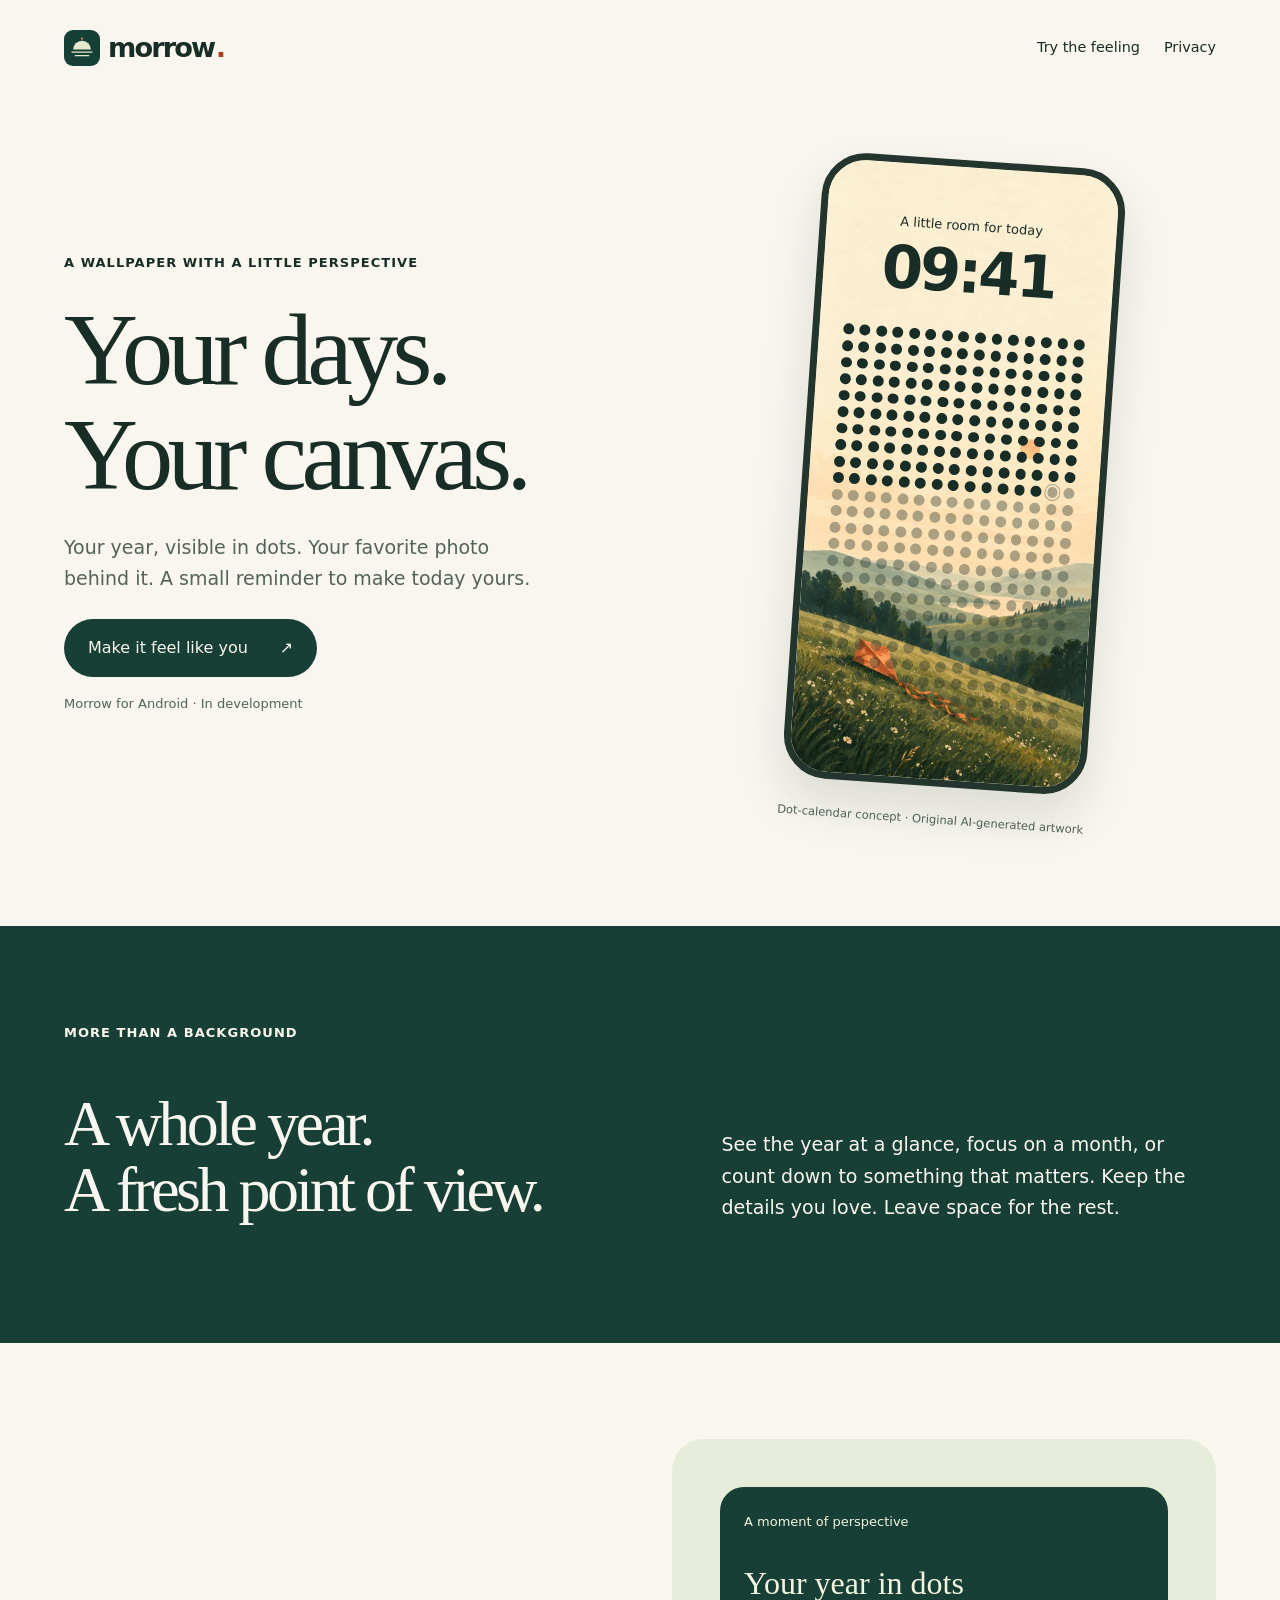
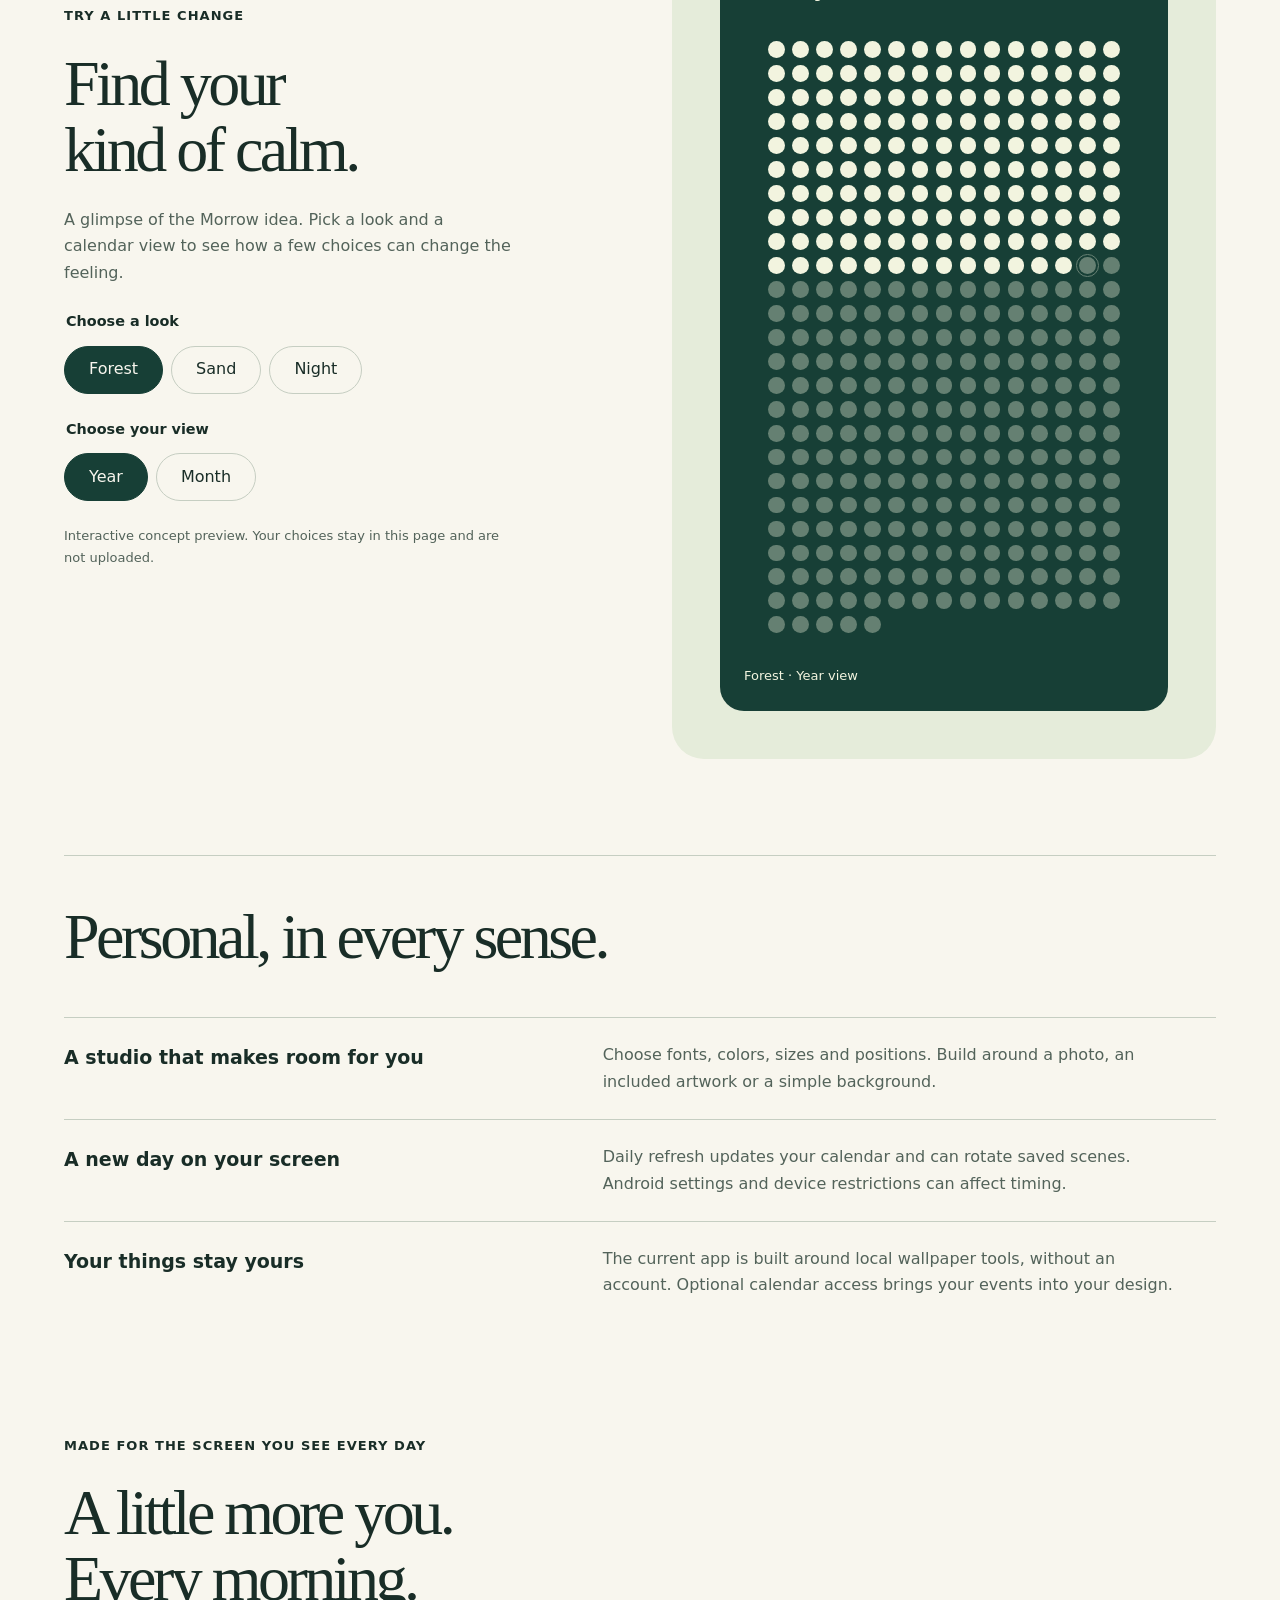
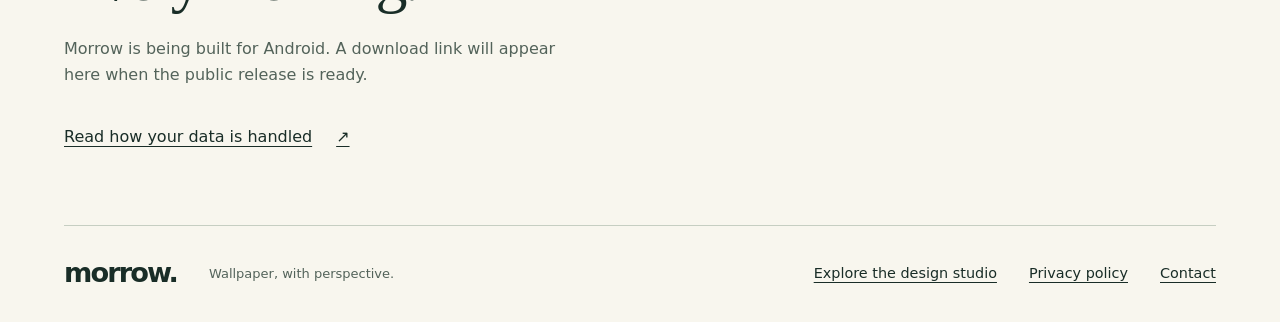
<file: index.html>
<!doctype html>
<html lang="en">
<head>
  <meta charset="utf-8"><meta name="viewport" content="width=device-width, initial-scale=1">
  <title>Morrow | Your year, visible in dots</title>
  <meta name="description" content="Meet Morrow, an Android wallpaper studio for dot calendars, personal photos and daily refresh. Make your home screen feel like you.">
  <meta name="theme-color" content="#173f36"><meta property="og:title" content="Morrow: Your year, visible in dots"><meta property="og:description" content="A little perspective, every time you pick up your phone."><meta property="og:type" content="website">
  <link rel="icon" href="assets/morrow-mark.svg" type="image/svg+xml"><link rel="stylesheet" href="theme.css"><script src="studio.js" defer></script>
</head>
<body>
  <a class="skip" href="#main">Skip to content</a>
  <header class="site-header wrap"><a class="brand" href="./" aria-label="Morrow home"><img src="assets/morrow-mark.svg" alt="" width="36" height="36">morrow<span class="brand-period">.</span></a><nav aria-label="Main navigation"><a href="#studio">Try the feeling</a><a href="privacy/">Privacy</a></nav></header>
  <main id="main">
    <section class="hero wrap" aria-labelledby="hero-title">
      <div class="hero-copy"><p class="eyebrow">A wallpaper with a little perspective</p><h1 id="hero-title">Your days.<br>Your canvas.</h1><p class="lede">Your year, visible in dots. Your favorite photo behind it. A small reminder to make today yours.</p><a class="button" href="#studio">Make it feel like you <span aria-hidden="true">↗</span></a><p class="availability">Morrow for Android · In development</p></div>
      <figure class="hero-art"><div class="phone"><img class="wall-art" src="assets/kite.webp" alt="Original illustrated green valley with a small orange kite" width="480" height="1068"><div class="phone-content"><p class="phone-date">A little room for today</p><p class="phone-time" aria-hidden="true">09:41</p><div class="dot-grid hero-dots" aria-label="Decorative year calendar illustration"></div><p class="phone-caption">One day at a time.</p></div></div><figcaption>Dot-calendar concept · Original AI-generated artwork</figcaption></figure>
    </section>
    <section class="statement"><div class="wrap statement-inner"><p class="eyebrow">More than a background</p><h2>A whole year.<br>A fresh point of view.</h2><p>See the year at a glance, focus on a month, or count down to something that matters. Keep the details you love. Leave space for the rest.</p></div></section>
    <section id="studio" class="studio wrap" aria-labelledby="studio-title">
      <div class="studio-copy"><p class="eyebrow">Try a little change</p><h2 id="studio-title">Find your<br>kind of calm.</h2><p>A glimpse of the Morrow idea. Pick a look and a calendar view to see how a few choices can change the feeling.</p><fieldset><legend>Choose a look</legend><div class="choices"><button type="button" data-look="forest" aria-pressed="true">Forest</button><button type="button" data-look="sand" aria-pressed="false">Sand</button><button type="button" data-look="night" aria-pressed="false">Night</button></div></fieldset><fieldset><legend>Choose your view</legend><div class="choices"><button type="button" data-period="year" aria-pressed="true">Year</button><button type="button" data-period="month" aria-pressed="false">Month</button></div></fieldset><p class="demo-note">Interactive concept preview. Your choices stay in this page and are not uploaded.</p></div>
      <div class="preview-area"><div class="calendar-preview" data-look="forest"><p class="preview-kicker">A moment of perspective</p><h3 id="preview-heading">Your year in dots</h3><div id="preview-dots" class="dot-grid" aria-label="Illustrative dot calendar"></div><p id="preview-status" role="status">Forest · Year view</p></div></div>
    </section>
    <section class="details wrap" aria-labelledby="details-title"><h2 id="details-title">Personal, in every sense.</h2><dl><div><dt>A studio that makes room for you</dt><dd>Choose fonts, colors, sizes and positions. Build around a photo, an included artwork or a simple background.</dd></div><div><dt>A new day on your screen</dt><dd>Daily refresh updates your calendar and can rotate saved scenes. Android settings and device restrictions can affect timing.</dd></div><div><dt>Your things stay yours</dt><dd>The current app is built around local wallpaper tools, without an account. Optional calendar access brings your events into your design.</dd></div></dl></section>
    <section class="closing wrap"><p class="eyebrow">Made for the screen you see every day</p><h2>A little more you.<br>Every morning.</h2><p>Morrow is being built for Android. A download link will appear here when the public release is ready.</p><a class="text-link" href="privacy/">Read how your data is handled <span aria-hidden="true">↗</span></a></section>
  </main>
  <footer class="site-footer wrap"><a class="brand" href="./">morrow.</a><p>Wallpaper, with perspective.</p><a href="design-lab/">Explore the design studio</a><a href="privacy/">Privacy policy</a><a href="mailto:waytokairo@gmail.com">Contact</a></footer>
  <noscript><p class="wrap">The site and privacy policy work without JavaScript. The interactive calendar preview needs JavaScript.</p></noscript>
</body>
</html>
</file>
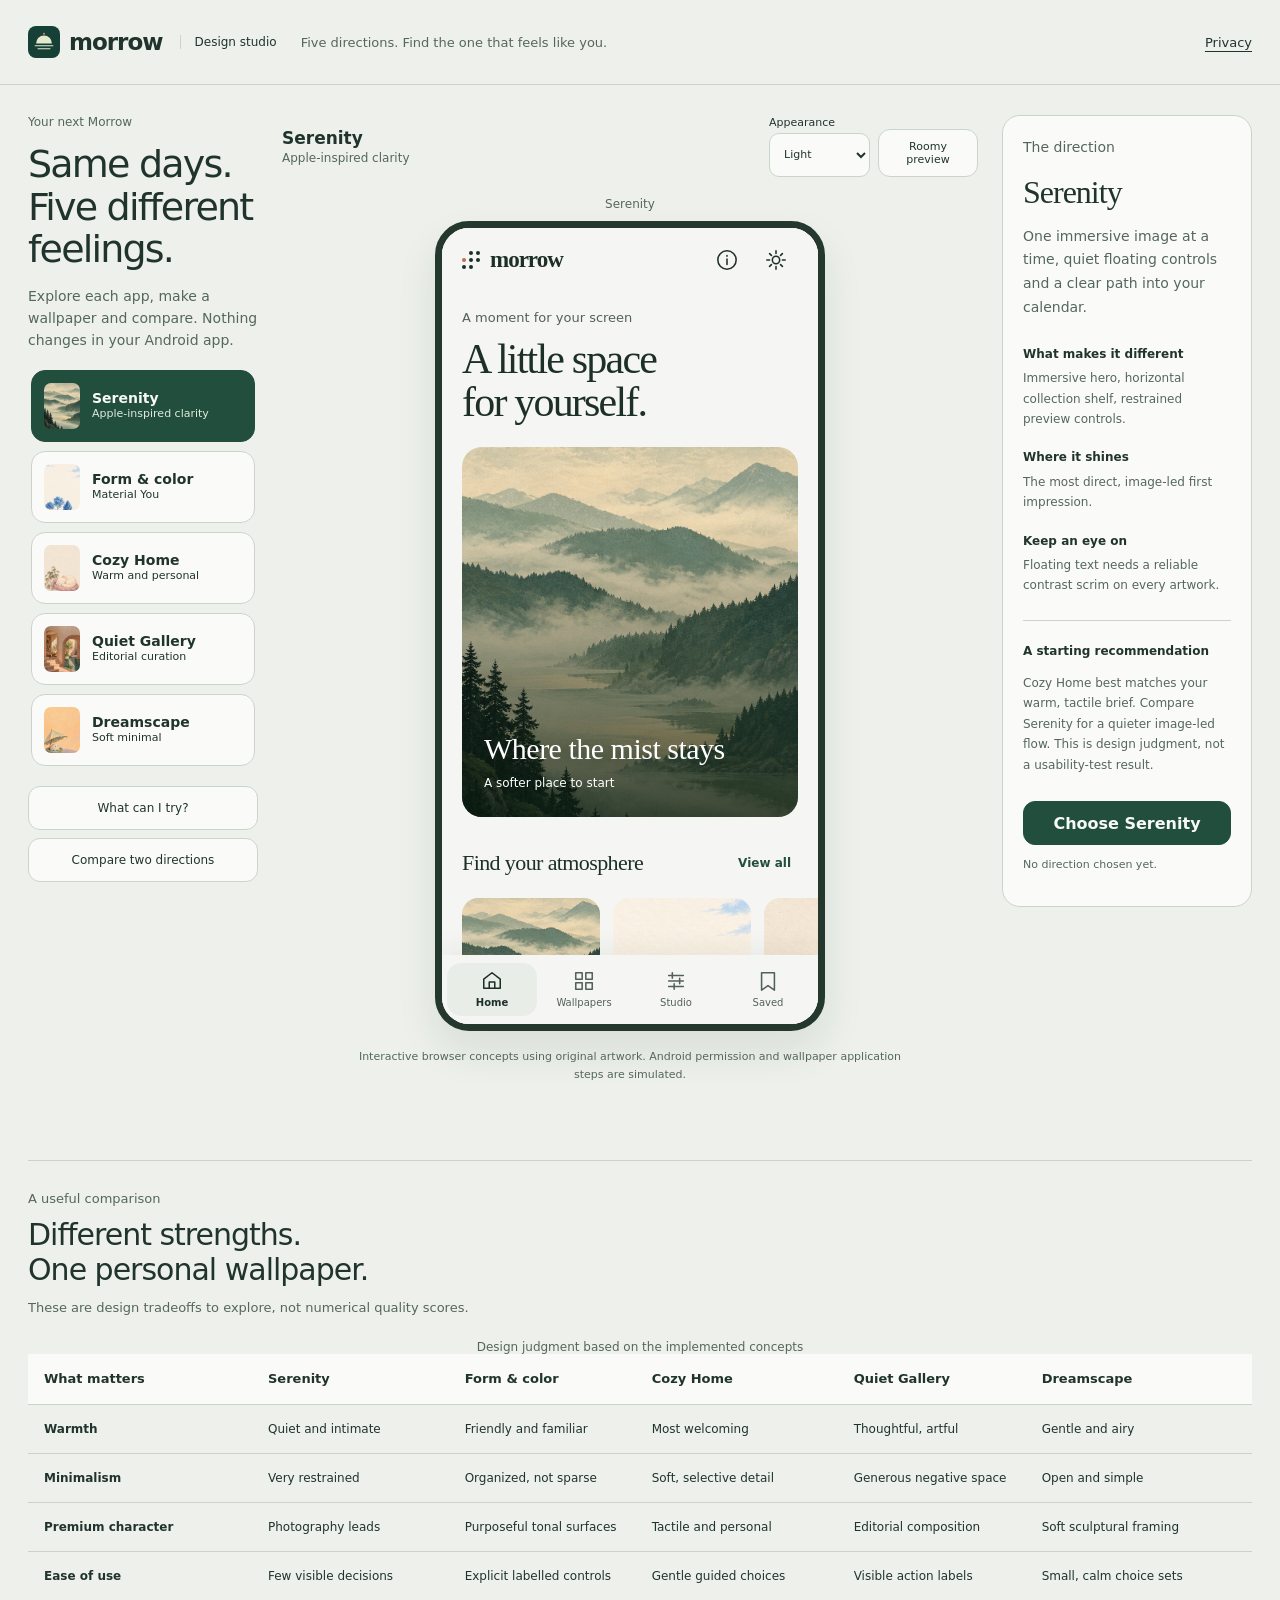
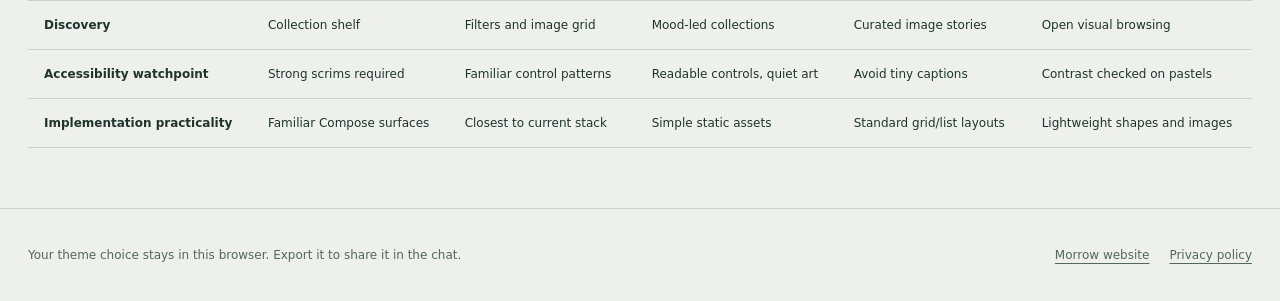
<file: design-lab/index.html>
<!doctype html>
<html lang="en"><head><meta charset="utf-8"><meta name="viewport" content="width=device-width, initial-scale=1"><title>Morrow | Design selection studio</title><meta name="description" content="Explore five interactive directions for Morrow, a personal dot-calendar wallpaper studio."><meta name="theme-color" content="#edf0eb"><link rel="icon" href="../assets/morrow-mark.svg"><link rel="stylesheet" href="lab.css"><script type="module" src="lab.js"></script></head>
<body><a class="skip" href="#preview">Skip to app preview</a>
<header class="lab-header"><a class="lab-brand" href="../"><img src="../assets/morrow-mark.svg" alt="" width="32" height="32">morrow<span>Design studio</span></a><p>Five directions. Find the one that feels like you.</p><a href="../privacy/">Privacy</a></header>
<main class="lab-layout"><aside class="direction-panel" aria-label="Choose a design direction"><div class="panel-intro"><p class="small-label">Your next Morrow</p><h1>Same days.<br>Five different feelings.</h1><p>Explore each app, make a wallpaper and compare. Nothing changes in your Android app.</p></div><div id="concept-list" class="concept-list"></div><div class="panel-footer"><button id="open-guide" type="button">What can I try?</button><button id="compare-button" type="button" aria-pressed="false">Compare two directions</button></div></aside>
<section class="preview-column" id="preview" aria-label="Interactive app previews"><div class="preview-toolbar"><div><strong id="active-name">Serenity</strong><span id="active-family">Apple-inspired clarity</span></div><div class="preview-tools"><label>Appearance<select id="appearance"><option value="light">Light</option><option value="dark">Dark</option><option value="system">System</option></select></label><label class="compare-choice" hidden>Compare with<select id="compare-with"></select></label><button id="wide-mode" type="button" aria-pressed="false">Roomy preview</button></div></div><div id="frames" class="frames"><div class="preview-unit"><span class="frame-label" id="frame-name">Serenity</span><iframe id="app-frame" title="Interactive Serenity app concept" src="app.html?concept=serenity&amp;appearance=light"></iframe></div><div class="preview-unit comparison" hidden><span class="frame-label" id="compare-name">Cozy Home</span><iframe id="compare-frame" title="Interactive comparison concept" loading="lazy"></iframe></div></div><p class="preview-footnote">Interactive browser concepts using original artwork. Android permission and wallpaper application steps are simulated.</p></section>
<aside class="notes-panel" aria-label="Design notes"><p class="small-label">The direction</p><h2 id="notes-name">Serenity</h2><p id="notes-summary"></p><dl><dt>What makes it different</dt><dd id="notes-structure"></dd><dt>Where it shines</dt><dd id="notes-strength"></dd><dt>Keep an eye on</dt><dd id="notes-tradeoff"></dd></dl><div class="recommendation"><strong>A starting recommendation</strong><p>Cozy Home best matches your warm, tactile brief. Compare Serenity for a quieter image-led flow. This is design judgment, not a usability-test result.</p></div><button id="choose-direction" class="primary" type="button">Choose this direction</button><p id="choice-status" class="choice-status" role="status">No direction chosen yet.</p><button id="clear-choice" type="button" hidden>Clear saved choice</button></aside>
</main>
<section class="comparison-table-section"><div><p class="small-label">A useful comparison</p><h2>Different strengths.<br>One personal wallpaper.</h2><p>These are design tradeoffs to explore, not numerical quality scores.</p></div><div class="table-scroll" tabindex="0" aria-label="Scrollable concept comparison"><table id="comparison-table"></table></div></section>
<footer class="lab-footer"><p>Your theme choice stays in this browser. Export it to share it in the chat.</p><a href="../">Morrow website</a><a href="../privacy/">Privacy policy</a></footer>
<dialog id="guide-dialog"><div class="dialog-head"><h2>Take it for a little walk.</h2><button data-close type="button" aria-label="Close guide">Close</button></div><p>Every concept is an app you can explore. Start anywhere.</p><ol><li>Open a collection, then a wallpaper. Tap the heart to keep it.</li><li>Open Studio. Try Month, change a font and move a layer.</li><li>Fit a sample image or import your own photo locally.</li><li>Save your design, reopen it in Saved, then try the Apply demo.</li><li>Explore Settings or the guided setup. Compare light and dark.</li></ol><p>The export controls create real PNG and recipe files. Your Android wallpaper is never changed by this website.</p><button data-close class="primary" type="button">Explore the app</button></dialog>
<dialog id="choice-dialog"><div class="dialog-head"><h2>Your direction</h2><button data-close type="button" aria-label="Close selection">Close</button></div><p id="choice-description"></p><label>Anything to mix or refine?<textarea id="choice-notes" rows="3" placeholder="For example: Cozy Home, with Serenity's full-screen preview."></textarea></label><button id="save-choice" class="primary" type="button">Save choice and download notes</button><p class="small-note">Saved locally. The JSON download lets you share the choice here. It does not apply a production redesign.</p></dialog>
</body></html>
</file>
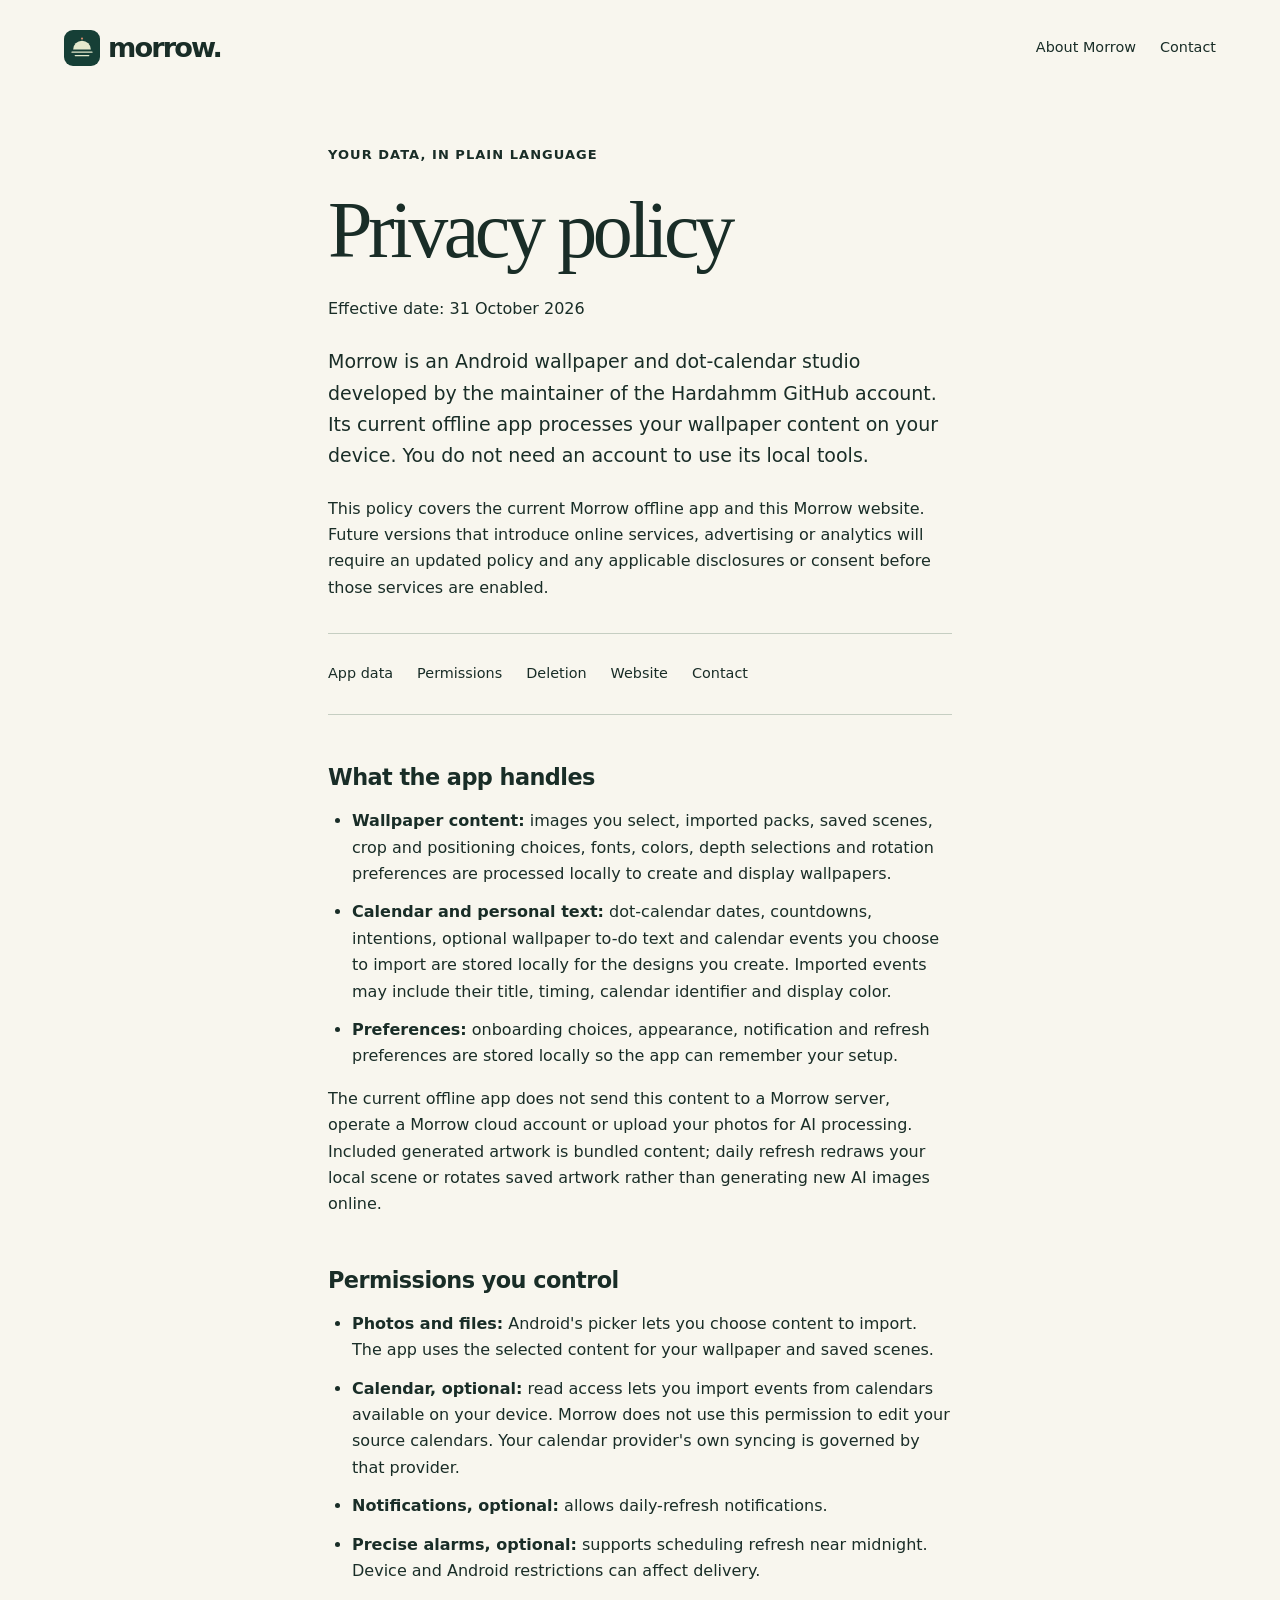
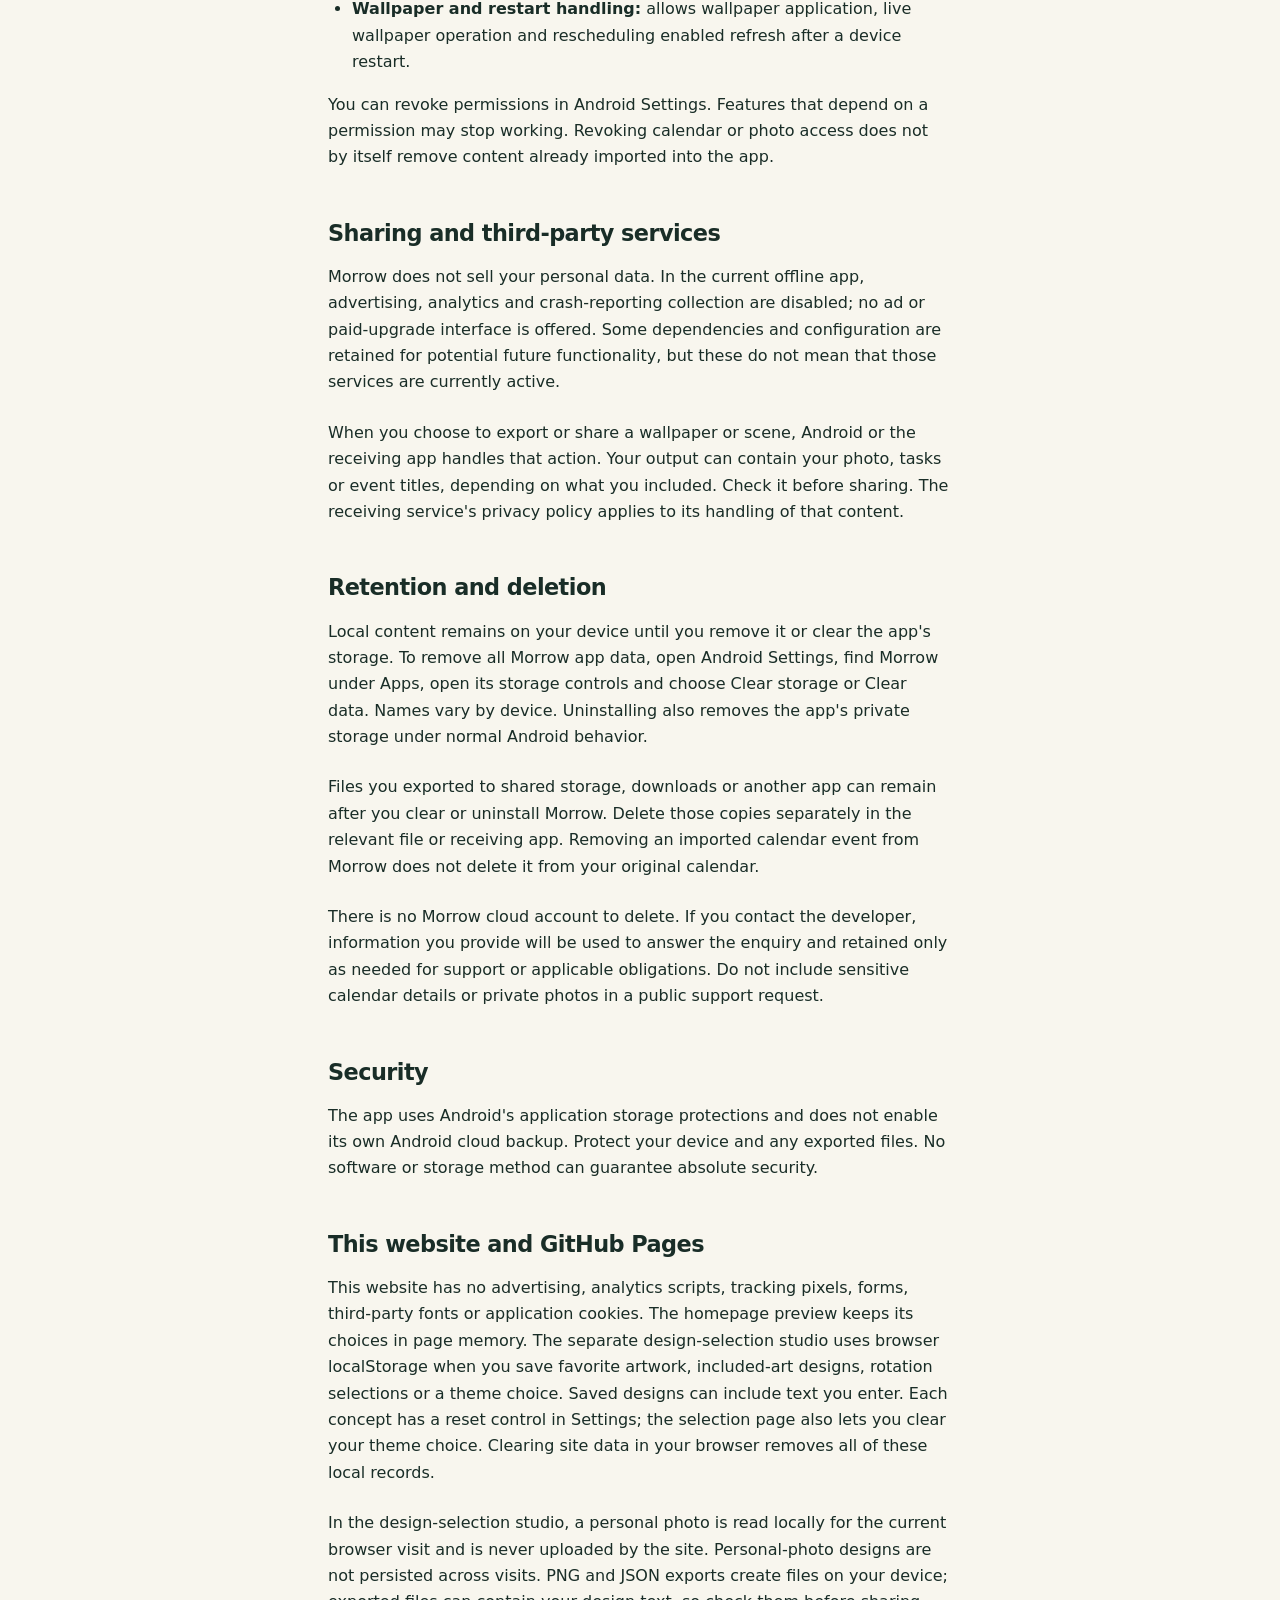
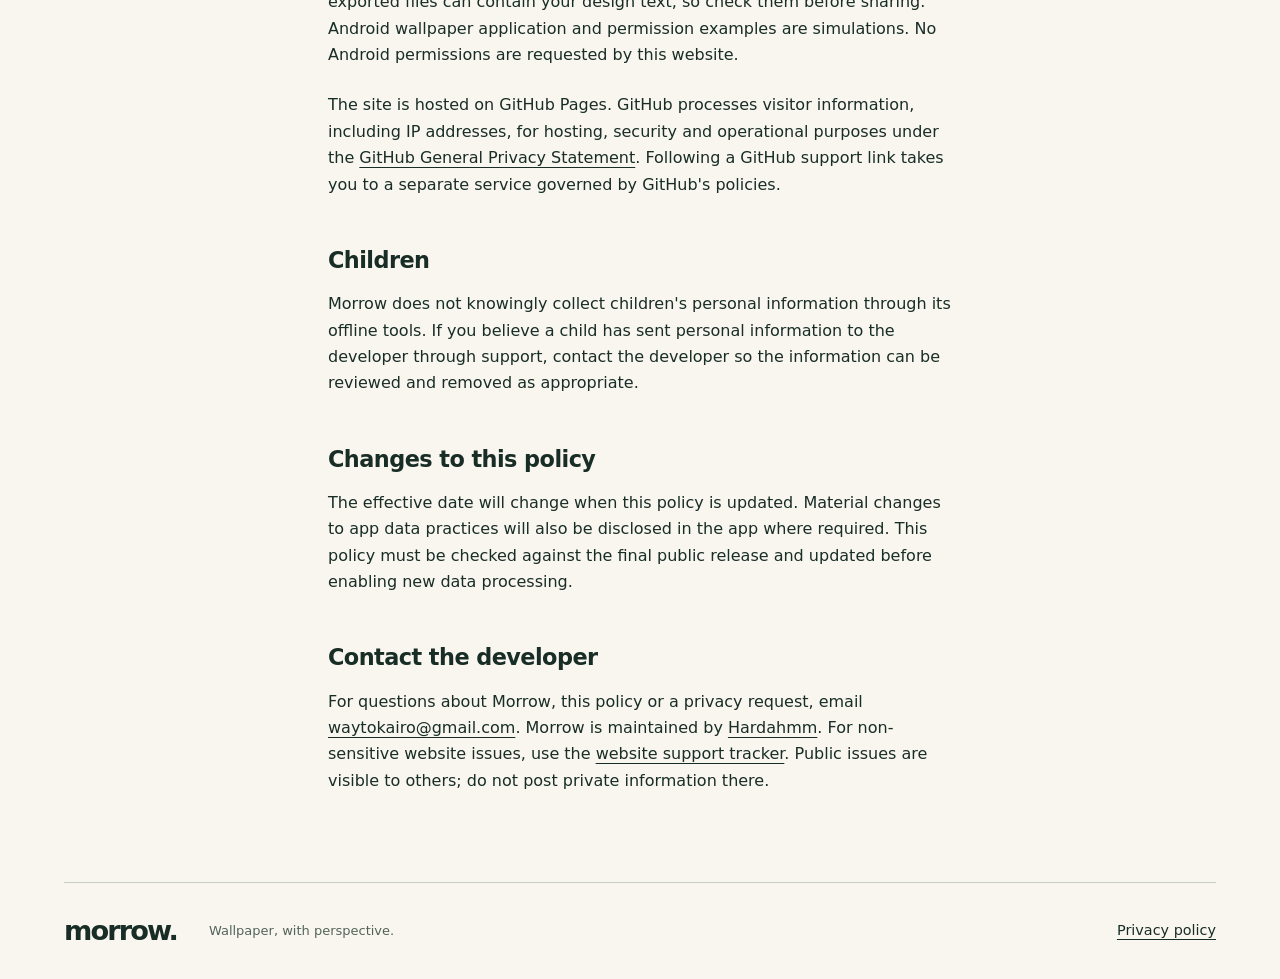
<file: privacy/index.html>
<!doctype html>
<html lang="en">
<head><meta charset="utf-8"><meta name="viewport" content="width=device-width, initial-scale=1"><title>Privacy policy | Morrow</title><meta name="description" content="How Morrow handles your photos, wallpaper settings, calendar data and optional permissions."><meta name="theme-color" content="#173f36"><link rel="icon" href="../assets/morrow-mark.svg" type="image/svg+xml"><link rel="stylesheet" href="../theme.css"></head>
<body>
<a class="skip" href="#main">Skip to content</a>
<header class="site-header wrap"><a class="brand" href="../" aria-label="Morrow home"><img src="../assets/morrow-mark.svg" alt="" width="36" height="36">morrow.</a><nav aria-label="Main navigation"><a href="../">About Morrow</a><a href="#contact">Contact</a></nav></header>
<main id="main" class="legal wrap">
<p class="eyebrow">Your data, in plain language</p><h1>Privacy policy</h1><p>Effective date: 31 October 2026</p>
<p class="summary">Morrow is an Android wallpaper and dot-calendar studio developed by the maintainer of the Hardahmm GitHub account. Its current offline app processes your wallpaper content on your device. You do not need an account to use its local tools.</p>
<p>This policy covers the current Morrow offline app and this Morrow website. Future versions that introduce online services, advertising or analytics will require an updated policy and any applicable disclosures or consent before those services are enabled.</p>
<nav aria-label="Privacy policy sections"><a href="#data">App data</a><a href="#permissions">Permissions</a><a href="#deletion">Deletion</a><a href="#website">Website</a><a href="#contact">Contact</a></nav>
<h2 id="data">What the app handles</h2>
<ul><li><strong>Wallpaper content:</strong> images you select, imported packs, saved scenes, crop and positioning choices, fonts, colors, depth selections and rotation preferences are processed locally to create and display wallpapers.</li><li><strong>Calendar and personal text:</strong> dot-calendar dates, countdowns, intentions, optional wallpaper to-do text and calendar events you choose to import are stored locally for the designs you create. Imported events may include their title, timing, calendar identifier and display color.</li><li><strong>Preferences:</strong> onboarding choices, appearance, notification and refresh preferences are stored locally so the app can remember your setup.</li></ul>
<p>The current offline app does not send this content to a Morrow server, operate a Morrow cloud account or upload your photos for AI processing. Included generated artwork is bundled content; daily refresh redraws your local scene or rotates saved artwork rather than generating new AI images online.</p>
<h2 id="permissions">Permissions you control</h2>
<ul><li><strong>Photos and files:</strong> Android's picker lets you choose content to import. The app uses the selected content for your wallpaper and saved scenes.</li><li><strong>Calendar, optional:</strong> read access lets you import events from calendars available on your device. Morrow does not use this permission to edit your source calendars. Your calendar provider's own syncing is governed by that provider.</li><li><strong>Notifications, optional:</strong> allows daily-refresh notifications.</li><li><strong>Precise alarms, optional:</strong> supports scheduling refresh near midnight. Device and Android restrictions can affect delivery.</li><li><strong>Wallpaper and restart handling:</strong> allows wallpaper application, live wallpaper operation and rescheduling enabled refresh after a device restart.</li></ul>
<p>You can revoke permissions in Android Settings. Features that depend on a permission may stop working. Revoking calendar or photo access does not by itself remove content already imported into the app.</p>
<h2>Sharing and third-party services</h2>
<p>Morrow does not sell your personal data. In the current offline app, advertising, analytics and crash-reporting collection are disabled; no ad or paid-upgrade interface is offered. Some dependencies and configuration are retained for potential future functionality, but these do not mean that those services are currently active.</p>
<p>When you choose to export or share a wallpaper or scene, Android or the receiving app handles that action. Your output can contain your photo, tasks or event titles, depending on what you included. Check it before sharing. The receiving service's privacy policy applies to its handling of that content.</p>
<h2 id="deletion">Retention and deletion</h2>
<p>Local content remains on your device until you remove it or clear the app's storage. To remove all Morrow app data, open Android Settings, find Morrow under Apps, open its storage controls and choose Clear storage or Clear data. Names vary by device. Uninstalling also removes the app's private storage under normal Android behavior.</p>
<p>Files you exported to shared storage, downloads or another app can remain after you clear or uninstall Morrow. Delete those copies separately in the relevant file or receiving app. Removing an imported calendar event from Morrow does not delete it from your original calendar.</p>
<p>There is no Morrow cloud account to delete. If you contact the developer, information you provide will be used to answer the enquiry and retained only as needed for support or applicable obligations. Do not include sensitive calendar details or private photos in a public support request.</p>
<h2>Security</h2><p>The app uses Android's application storage protections and does not enable its own Android cloud backup. Protect your device and any exported files. No software or storage method can guarantee absolute security.</p>
<h2 id="website">This website and GitHub Pages</h2>
<p>This website has no advertising, analytics scripts, tracking pixels, forms, third-party fonts or application cookies. The homepage preview keeps its choices in page memory. The separate design-selection studio uses browser localStorage when you save favorite artwork, included-art designs, rotation selections or a theme choice. Saved designs can include text you enter. Each concept has a reset control in Settings; the selection page also lets you clear your theme choice. Clearing site data in your browser removes all of these local records.</p>
<p>In the design-selection studio, a personal photo is read locally for the current browser visit and is never uploaded by the site. Personal-photo designs are not persisted across visits. PNG and JSON exports create files on your device; exported files can contain your design text, so check them before sharing. Android wallpaper application and permission examples are simulations. No Android permissions are requested by this website.</p>
<p>The site is hosted on GitHub Pages. GitHub processes visitor information, including IP addresses, for hosting, security and operational purposes under the <a href="https://docs.github.com/en/site-policy/privacy-policies/github-general-privacy-statement">GitHub General Privacy Statement</a>. Following a GitHub support link takes you to a separate service governed by GitHub's policies.</p>
<h2>Children</h2><p>Morrow does not knowingly collect children's personal information through its offline tools. If you believe a child has sent personal information to the developer through support, contact the developer so the information can be reviewed and removed as appropriate.</p>
<h2>Changes to this policy</h2><p>The effective date will change when this policy is updated. Material changes to app data practices will also be disclosed in the app where required. This policy must be checked against the final public release and updated before enabling new data processing.</p>
<h2 id="contact">Contact the developer</h2><p>For questions about Morrow, this policy or a privacy request, email <a href="mailto:waytokairo@gmail.com">waytokairo@gmail.com</a>. Morrow is maintained by <a href="https://github.com/Hardahmm">Hardahmm</a>. For non-sensitive website issues, use the <a href="https://github.com/Hardahmm/morrow-website/issues">website support tracker</a>. Public issues are visible to others; do not post private information there.</p>
</main>
<footer class="site-footer wrap"><a class="brand" href="../">morrow.</a><p>Wallpaper, with perspective.</p><a href="./">Privacy policy</a></footer>
</body></html>
</file>
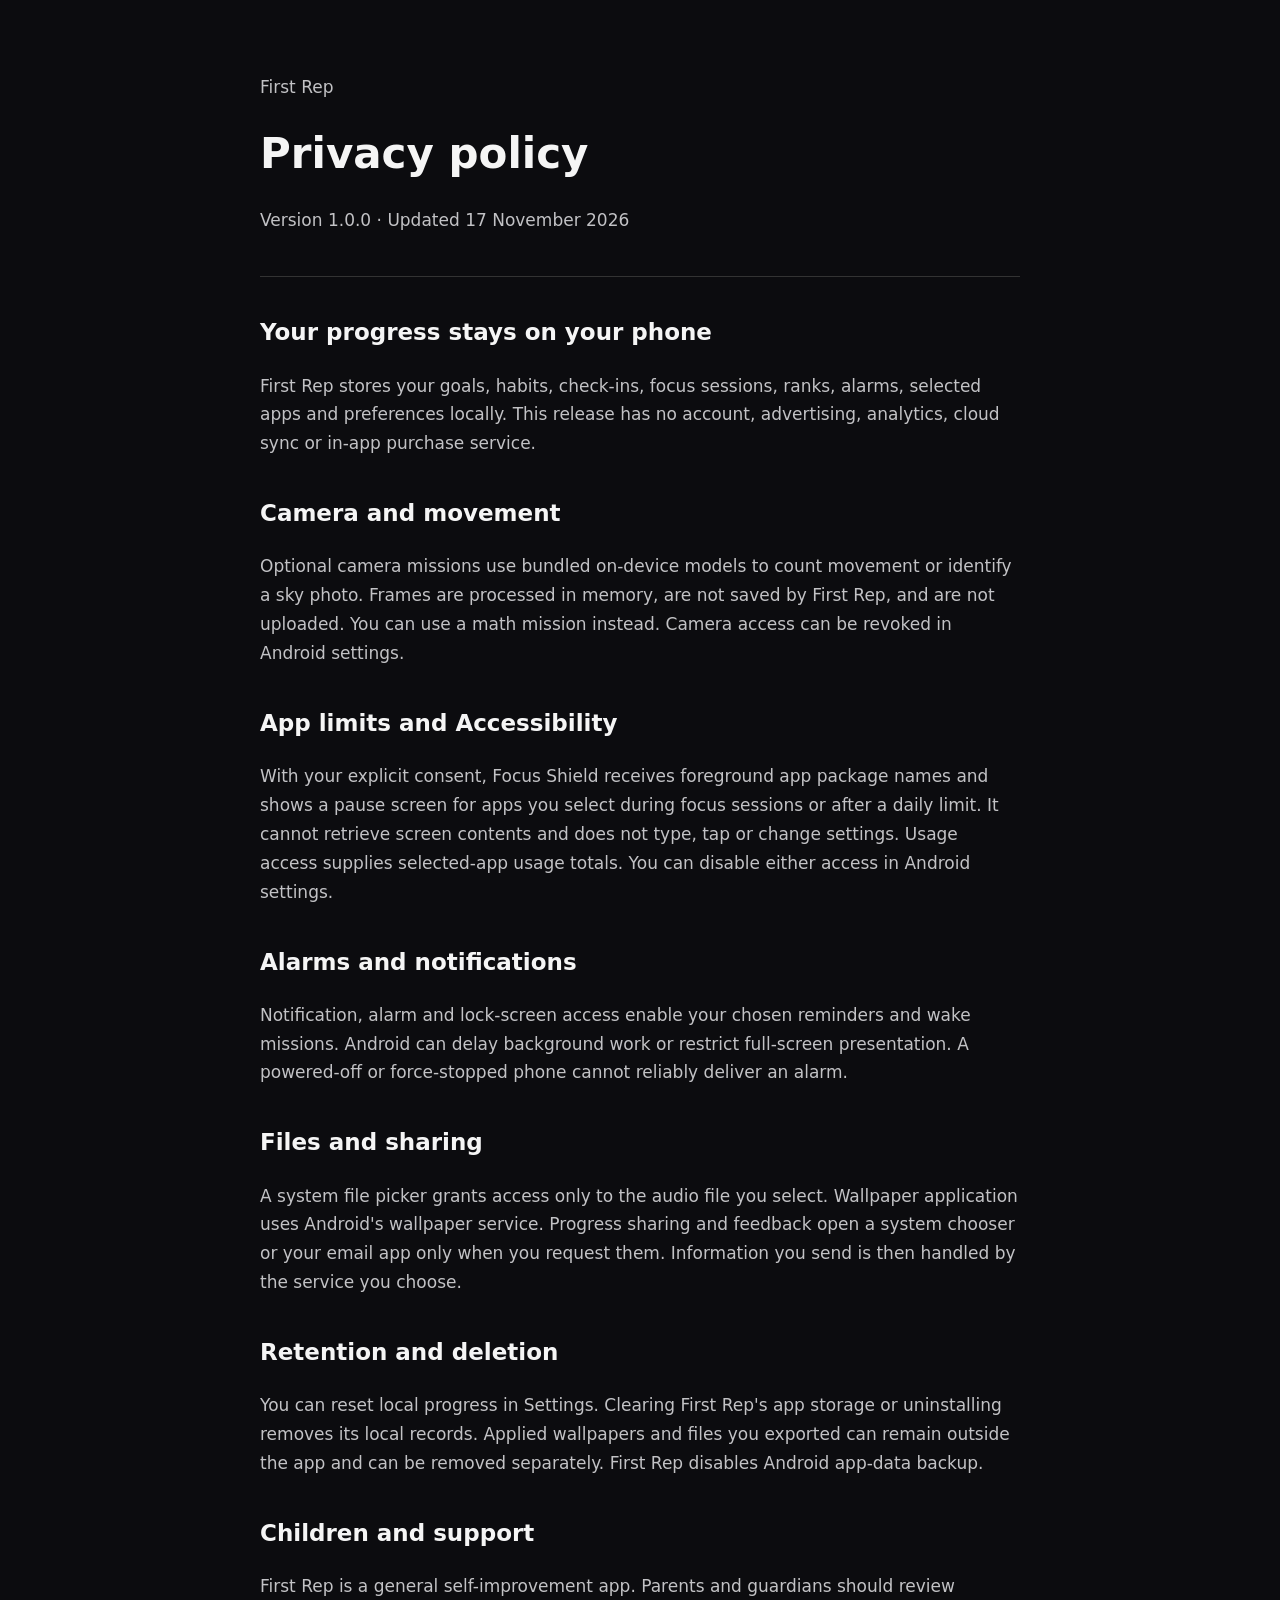
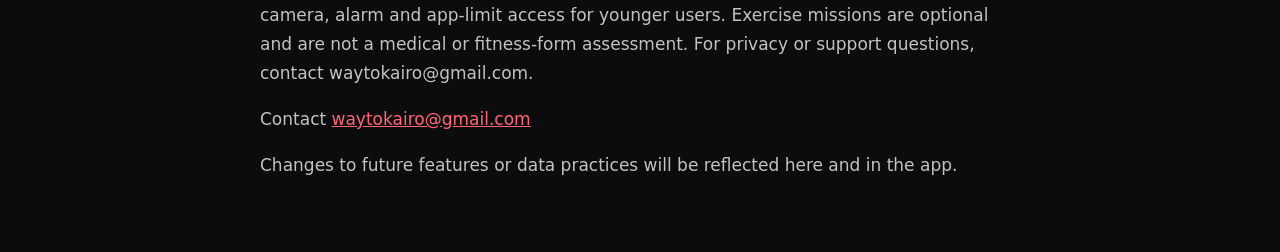
<file: first-rep/privacy/index.html>
<!doctype html><html lang="en"><head><meta charset="utf-8"><meta name="viewport" content="width=device-width,initial-scale=1"><title>First Rep Privacy Policy</title><meta name="description" content="How First Rep handles local progress, optional camera missions, app limits and alarm access."><style>body{margin:0;background:#0c0c0f;color:#f5f5f5;font:17px/1.7 system-ui,sans-serif}main{max-width:760px;margin:auto;padding:56px 24px}h1{font-size:42px;line-height:1.15}h2{font-size:23px;margin-top:36px}p{color:#c2c2c5}a{color:#ff6575}header{border-bottom:1px solid #333;padding-bottom:24px}</style></head><body><main><header><p>First Rep</p><h1>Privacy policy</h1><p>Version 1.0.0 · Updated 17 November 2026</p></header><section><h2>Your progress stays on your phone</h2><p>First Rep stores your goals, habits, check-ins, focus sessions, ranks, alarms, selected apps and preferences locally. This release has no account, advertising, analytics, cloud sync or in-app purchase service.</p></section><section><h2>Camera and movement</h2><p>Optional camera missions use bundled on-device models to count movement or identify a sky photo. Frames are processed in memory, are not saved by First Rep, and are not uploaded. You can use a math mission instead. Camera access can be revoked in Android settings.</p></section><section><h2>App limits and Accessibility</h2><p>With your explicit consent, Focus Shield receives foreground app package names and shows a pause screen for apps you select during focus sessions or after a daily limit. It cannot retrieve screen contents and does not type, tap or change settings. Usage access supplies selected-app usage totals. You can disable either access in Android settings.</p></section><section><h2>Alarms and notifications</h2><p>Notification, alarm and lock-screen access enable your chosen reminders and wake missions. Android can delay background work or restrict full-screen presentation. A powered-off or force-stopped phone cannot reliably deliver an alarm.</p></section><section><h2>Files and sharing</h2><p>A system file picker grants access only to the audio file you select. Wallpaper application uses Android&#x27;s wallpaper service. Progress sharing and feedback open a system chooser or your email app only when you request them. Information you send is then handled by the service you choose.</p></section><section><h2>Retention and deletion</h2><p>You can reset local progress in Settings. Clearing First Rep&#x27;s app storage or uninstalling removes its local records. Applied wallpapers and files you exported can remain outside the app and can be removed separately. First Rep disables Android app-data backup.</p></section><section><h2>Children and support</h2><p>First Rep is a general self-improvement app. Parents and guardians should review camera, alarm and app-limit access for younger users. Exercise missions are optional and are not a medical or fitness-form assessment. For privacy or support questions, contact waytokairo@gmail.com.</p></section><footer><p>Contact <a href="mailto:waytokairo@gmail.com">waytokairo@gmail.com</a></p><p>Changes to future features or data practices will be reflected here and in the app.</p></footer></main></body></html>
</file>
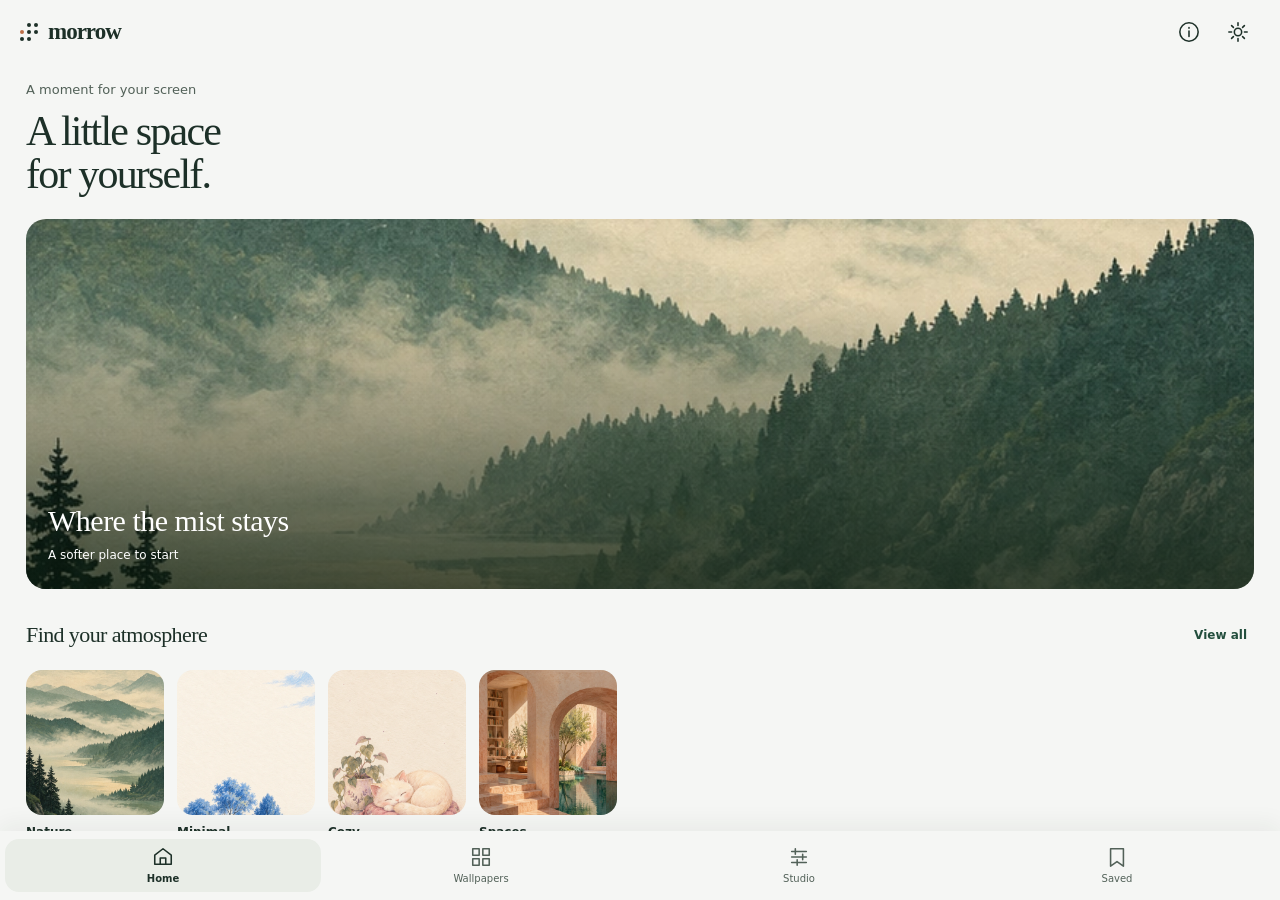
<file: design-lab/app.html>
<!doctype html><html lang="en"><head><meta charset="utf-8"><meta name="viewport" content="width=device-width, initial-scale=1"><title>Morrow interactive concept</title><meta name="color-scheme" content="light dark"><link rel="stylesheet" href="app.css"><script type="module" src="app.js"></script></head><body><a class="skip" href="#view">Skip to content</a><div id="app"></div><div id="toast" role="status" class="toast" hidden></div><dialog id="app-dialog"></dialog><input id="photo-file" type="file" accept="image/jpeg,image/png,image/webp" hidden><input id="recipe-file" type="file" accept="application/json,.json" hidden><noscript>This interactive concept needs JavaScript. The Morrow website and privacy page work without it.</noscript></body></html>
</file>
<file: theme.css>
:root {
  color-scheme: light;
  --primitive-cream: #f8f6ee; --primitive-ink: #192d27; --primitive-green: #173f36; --primitive-muted: #53635a; --primitive-line: #c6cec2; --primitive-light: #e5ecda; --primitive-orange: #a83f20;
  --surface-page: var(--primitive-cream); --surface-strong: var(--primitive-green); --text-primary: var(--primitive-ink); --text-secondary: var(--primitive-muted); --text-inverse: var(--primitive-cream); --border-subtle: var(--primitive-line); --action-primary: var(--primitive-green); --focus: var(--primitive-orange);
  --button-bg: var(--action-primary); --button-text: var(--text-inverse); --control-border: var(--border-subtle);
  --space-1: .25rem; --space-2: .5rem; --space-3: .75rem; --space-4: 1rem; --space-5: 1.5rem; --space-6: 2rem; --space-7: 3rem; --space-8: 4rem; --space-9: 6rem;
  --font-body: system-ui, -apple-system, BlinkMacSystemFont, "Segoe UI", sans-serif; --font-display: Georgia, "Times New Roman", serif;
  --type-small: .8125rem; --type-body: 1rem; --type-lede: 1.1875rem; --type-title: clamp(3.5rem, 8vw, 7rem); --type-section: clamp(2.5rem, 5vw, 4.5rem);
  --radius-pill: 5rem; --radius-panel: 2rem; --radius-phone: 2.75rem; --duration-feedback: 180ms; --content-max: 72rem; --measure: 39rem; --tap: 3rem;
  --preview-forest-bg: #173f36; --preview-forest-fg: #f2f4df; --preview-sand-bg: #e8d4af; --preview-sand-fg: #3d3528; --preview-night-bg: #242c45; --preview-night-fg: #e9e9f5;
  --phone-width: 19rem; --dot-gap: .45rem; --dot-diameter: .45rem; --phone-outline: #24352e; --shadow-phone: 0 1.5rem 3rem #192d2720;
}
* { box-sizing: border-box; }
html { scroll-behavior: smooth; scroll-padding-top: var(--space-6); }
body { margin: 0; background: var(--surface-page); color: var(--text-primary); font: var(--type-body)/1.65 var(--font-body); }
img { max-width: 100%; display: block; }
a { color: inherit; text-underline-offset: .25em; }
button { font: inherit; cursor: pointer; }
button, a { -webkit-tap-highlight-color: transparent; }
a:focus-visible, button:focus-visible { outline: .2rem solid var(--focus); outline-offset: .25rem; }
button:disabled { opacity: .5; cursor: not-allowed; }
a:active, button:active { transform: translateY(.1rem); }
.wrap { width: min(calc(100% - var(--space-7)), var(--content-max)); margin-inline: auto; }
.skip { position: absolute; top: -6rem; left: var(--space-4); padding: var(--space-3); background: var(--surface-page); z-index: 10; }
.skip:focus { top: var(--space-4); }
.site-header { display: flex; justify-content: space-between; align-items: center; gap: var(--space-4); padding-block: var(--space-5); flex-wrap: wrap; }
.brand { display: inline-flex; align-items: center; gap: var(--space-2); text-decoration: none; font-size: 1.7rem; font-weight: 650; letter-spacing: -.07em; min-height: var(--tap); }
.brand-period { margin-left: -.4rem; color: var(--focus); }
nav { display: flex; gap: var(--space-5); flex-wrap: wrap; }
nav a, .site-footer a:not(.brand) { display: inline-flex; min-height: var(--tap); align-items: center; font-size: .9rem; }
nav a { text-decoration: none; }
nav a:hover, .text-link:hover { text-decoration: underline; }
.hero { display: grid; gap: var(--space-7); padding-block: var(--space-7) var(--space-8); align-items: center; }
.eyebrow { font-size: var(--type-small); font-weight: 650; letter-spacing: .08em; text-transform: uppercase; margin: 0 0 var(--space-5); }
h1, h2 { font-family: var(--font-display); font-weight: 400; letter-spacing: -.055em; line-height: 1.03; margin: 0 0 var(--space-5); }
h1 { font-size: var(--type-title); }
h2 { font-size: var(--type-section); }
p { margin: 0 0 var(--space-5); }
.lede { font-size: var(--type-lede); color: var(--text-secondary); max-width: 30rem; }
.button { display: inline-flex; justify-content: space-between; align-items: center; gap: var(--space-6); background: var(--button-bg); color: var(--button-text); padding: var(--space-4) var(--space-5); border-radius: var(--radius-pill); text-decoration: none; min-height: var(--tap); transition: opacity var(--duration-feedback); }
.button:hover { opacity: .88; }
.availability, .demo-note { font-size: var(--type-small); color: var(--text-secondary); margin-top: var(--space-4); }
.hero-art { margin: 0; display: grid; justify-items: center; gap: var(--space-5); }
.phone { width: min(var(--phone-width), 100%); aspect-ratio: 480 / 990; position: relative; overflow: hidden; border: .45rem solid var(--phone-outline); border-radius: var(--radius-phone); box-shadow: var(--shadow-phone); background: var(--primitive-light); }
.wall-art { width: 100%; height: 100%; object-fit: cover; }
.phone-content { position: absolute; inset: 0; padding: var(--space-7) var(--space-5); text-align: center; color: var(--primitive-ink); }
.phone-date { font-size: var(--type-small); margin-bottom: 0; }
.phone-time { font-size: 3.7rem; line-height: 1.2; font-weight: 650; letter-spacing: -.05em; margin-bottom: var(--space-5); }
.dot-grid { display: grid; grid-template-columns: repeat(15, 1fr); gap: var(--dot-gap); }
.dot { aspect-ratio: 1; border-radius: 50%; background: currentColor; opacity: .36; }
.dot.past { opacity: 1; }
.dot.today { outline: .1rem solid currentColor; outline-offset: .13rem; }
.hero-dots { --dot-gap: .35rem; }
.phone-caption { font-size: var(--type-small); margin-top: var(--space-5); }
figcaption { font-size: .72rem; color: var(--text-secondary); text-align: center; }
.statement { background: var(--surface-strong); color: var(--text-inverse); padding-block: var(--space-8); }
.statement-inner { display: grid; gap: var(--space-5); }
.statement p:last-child { max-width: 30rem; font-size: var(--type-lede); }
.studio { padding-block: var(--space-8); display: grid; gap: var(--space-7); align-items: center; scroll-margin-top: var(--space-5); }
.studio-copy > p:not(.eyebrow) { max-width: 28rem; color: var(--text-secondary); }
fieldset { padding: 0; margin: var(--space-5) 0; border: 0; }
legend { font-size: .9rem; font-weight: 600; margin-bottom: var(--space-3); }
.choices { display: flex; flex-wrap: wrap; gap: var(--space-2); }
.choices button { padding: var(--space-2) var(--space-5); min-height: var(--tap); background: transparent; color: var(--text-primary); border: .0625rem solid var(--control-border); border-radius: var(--radius-pill); transition: background var(--duration-feedback), color var(--duration-feedback); }
.choices button:hover { border-color: var(--text-primary); }
.choices button[aria-pressed="true"] { color: var(--button-text); background: var(--button-bg); border-color: var(--button-bg); }
.studio > * { min-width: 0; }
.preview-area { padding: var(--space-4); background: var(--primitive-light); border-radius: var(--radius-panel); }
.calendar-preview { background: var(--preview-forest-bg); color: var(--preview-forest-fg); padding: var(--space-5); border-radius: calc(var(--radius-panel) - var(--space-2)); min-height: 30rem; display: flex; flex-direction: column; justify-content: center; transition: background var(--duration-feedback), color var(--duration-feedback); }
.calendar-preview[data-look="sand"] { background: var(--preview-sand-bg); color: var(--preview-sand-fg); }
.calendar-preview[data-look="night"] { background: var(--preview-night-bg); color: var(--preview-night-fg); }
.preview-kicker { font-size: var(--type-small); }
.calendar-preview h3 { margin: 0 0 var(--space-6); font-family: var(--font-display); font-size: 2rem; font-weight: 400; }
.calendar-preview .dot-grid { width: 100%; max-width: 22rem; margin-inline: auto; }
.calendar-preview .dot-grid.month { grid-template-columns: repeat(7, 1fr); max-width: 14rem; --dot-gap: .9rem; }
#preview-status { margin: var(--space-6) 0 0; font-size: var(--type-small); }
.details { padding-block: var(--space-7) var(--space-8); border-top: .0625rem solid var(--border-subtle); }
.details h2 { max-width: 40rem; }
dl { margin: var(--space-7) 0 0; }
dl > div { display: grid; gap: var(--space-3); border-top: .0625rem solid var(--border-subtle); padding-block: var(--space-5); }
dt { font-size: var(--type-lede); font-weight: 600; }
dd { margin: 0; color: var(--text-secondary); max-width: 36rem; }
.closing { padding-block: var(--space-7) var(--space-8); }
.closing > p:not(.eyebrow) { max-width: 32rem; color: var(--text-secondary); }
.text-link { display: inline-flex; align-items: center; gap: var(--space-5); min-height: var(--tap); }
.site-footer { border-top: .0625rem solid var(--border-subtle); display: flex; flex-wrap: wrap; align-items: center; gap: var(--space-4) var(--space-6); padding-block: var(--space-5); }
.site-footer p { margin: 0; font-size: var(--type-small); color: var(--text-secondary); flex: 1 1 12rem; }
.legal { max-width: var(--measure); padding-block: var(--space-7) var(--space-8); }
.legal h1 { font-size: clamp(3rem, 7vw, 5rem); }
.legal h2 { font-family: var(--font-body); font-size: 1.4rem; letter-spacing: -.025em; line-height: 1.3; margin-top: var(--space-7); margin-bottom: var(--space-4); font-weight: 650; }
.legal ul { padding-left: var(--space-5); }
.legal li { margin-block: var(--space-3); }
.legal a { overflow-wrap: anywhere; }
.legal .summary { font-size: var(--type-lede); }
.legal nav { padding-block: var(--space-4); border-block: .0625rem solid var(--border-subtle); margin-block: var(--space-6); }
@media (min-width: 48rem) {
  .hero { grid-template-columns: 1.1fr 1fr; padding-block: var(--space-8) var(--space-9); }
  .hero-art { transform: rotate(4deg); }
  .statement, .studio { padding-block: var(--space-9); }
  .statement-inner { grid-template-columns: 1.2fr 1fr; column-gap: var(--space-8); }
  .statement-inner .eyebrow { grid-column: 1 / -1; }
  .statement-inner p:last-child { align-self: end; }
  .studio { grid-template-columns: 1fr 1fr; gap: var(--space-8); }
  .preview-area { padding: var(--space-7); }
  dl > div { grid-template-columns: 1fr 1.25fr; gap: var(--space-7); }
}
@media (prefers-reduced-motion: reduce) { html { scroll-behavior: auto; } *, *::before, *::after { transition: none !important; } }
</file>
<file: design-lab/lab.css>
:root{--page:#edf0eb;--surface:#fafbf8;--ink:#20342d;--muted:#55675c;--line:#cbd4ca;--accent:#214e3d;--on-accent:#f8fbf5;--focus:#a43c22;--radius:18px;--gap:24px;--control:44px;--fast:160ms;color-scheme:light;font-family:system-ui,-apple-system,"Segoe UI",sans-serif;color:var(--ink);background:var(--page)}
*{box-sizing:border-box}body{margin:0}button,select,textarea{font:inherit}button,a,select,textarea{touch-action:manipulation}button,select{min-height:var(--control)}button{cursor:pointer;border:1px solid var(--line);border-radius:12px;background:var(--surface);color:var(--ink);padding:10px 15px;transition:background var(--fast),border-color var(--fast)}button:hover{background:#e0e8dd;border-color:var(--accent)}button:active{transform:translateY(1px)}button:disabled{cursor:not-allowed;opacity:.55}a{color:inherit;text-underline-offset:4px}a:focus-visible,button:focus-visible,select:focus-visible,textarea:focus-visible,[tabindex]:focus-visible{outline:3px solid var(--focus);outline-offset:3px}.skip{position:fixed;top:-80px;left:16px;padding:12px;background:var(--surface);z-index:9}.skip:focus{top:8px}.lab-header{padding:20px 28px;display:flex;align-items:center;gap:24px;border-bottom:1px solid var(--line);flex-wrap:wrap}.lab-brand{display:flex;align-items:center;gap:9px;font-size:23px;font-weight:650;text-decoration:none;letter-spacing:-1px}.lab-brand span{font-size:12px;letter-spacing:0;font-weight:500;border-left:1px solid var(--line);padding-left:14px;margin-left:8px}.lab-header p{font-size:13px;color:var(--muted);flex:1;margin:0}.lab-header>a:last-child{font-size:13px;min-height:44px;display:flex;align-items:center}.lab-layout{display:grid;grid-template-columns:minmax(0,1fr);gap:var(--gap);padding:24px 20px}.direction-panel,.notes-panel{min-width:0}.panel-intro h1{font-size:clamp(28px,4vw,38px);font-weight:500;letter-spacing:-1.8px;line-height:1.12;margin:14px 0}.panel-intro p:not(.small-label){color:var(--muted);font-size:14px;line-height:1.6;max-width:34rem}.small-label{font-size:12px;color:var(--muted);margin:0}.concept-list{display:flex;overflow:auto;gap:9px;padding:4px 3px 12px}.concept-button{text-align:left;display:flex;gap:12px;align-items:center;min-width:176px;padding:12px;border:1px solid var(--line);border-radius:14px}.concept-button[aria-pressed=true]{background:var(--accent);border-color:var(--accent);color:var(--on-accent)}.concept-button img{width:36px;height:46px;object-fit:cover;border-radius:7px}.concept-button strong{display:block;font-size:14px}.concept-button span{display:block;font-size:11px;line-height:1.5}.concept-button[aria-pressed=true] span{color:#e0ebdf}.panel-footer{display:flex;gap:8px;flex-wrap:wrap}.panel-footer button{font-size:12px;flex:1}.preview-column{min-width:0}.preview-toolbar{display:flex;align-items:center;justify-content:space-between;gap:14px;flex-wrap:wrap;margin-bottom:20px}.preview-toolbar strong{font-size:17px;display:block}.preview-toolbar span{display:block;font-size:12px;color:var(--muted);margin-top:3px}.preview-tools{display:flex;align-items:end;gap:8px;flex-wrap:wrap}.preview-tools label{font-size:11px;display:grid;gap:4px}.preview-tools select{border:1px solid var(--line);border-radius:10px;padding:7px 27px 7px 10px;background:var(--surface);color:var(--ink);max-width:175px}.preview-tools button{font-size:11px;max-width:100px}.frames{display:flex;justify-content:center;align-items:start;gap:24px}.preview-unit{width:min(100%,390px);min-width:0}.frame-label{display:block;text-align:center;font-size:12px;color:var(--muted);margin-bottom:10px}iframe{width:100%;height:810px;border:7px solid #24382e;border-radius:34px;display:block;background:var(--surface);box-shadow:0 20px 42px #18332417}.preview-footnote{font-size:11px;color:var(--muted);line-height:1.6;text-align:center;margin:17px auto;max-width:550px}.notes-panel{padding:24px;background:var(--surface);border:1px solid var(--line);border-radius:var(--radius);align-self:start}.notes-panel h2{font:400 32px/1.15 Georgia,serif;letter-spacing:-1px;margin:14px 0}.notes-panel>p{font-size:14px;line-height:1.7;color:var(--muted)}dl{font-size:12px;line-height:1.7;margin-top:24px}dt{font-weight:650;margin-top:18px}dd{margin:4px 0;color:var(--muted)}.recommendation{border-top:1px solid var(--line);padding-top:20px;margin:24px 0;font-size:12px;line-height:1.7}.recommendation p{color:var(--muted)}.primary{background:var(--accent);color:var(--on-accent);border-color:var(--accent);font-weight:600}.primary:hover{background:#123c2b;color:var(--on-accent)}#choose-direction{width:100%;margin-top:2px}.choice-status{font-size:11px!important}.comparison-table-section{margin:30px 20px 60px;padding-top:30px;border-top:1px solid var(--line)}.comparison-table-section h2{font-size:30px;line-height:1.15;font-weight:500;letter-spacing:-1px;margin:12px 0}.comparison-table-section>div>p{font-size:13px;color:var(--muted)}.table-scroll{overflow:auto;margin-top:25px}table{width:100%;border-collapse:collapse;font-size:12px;min-width:760px;text-align:left}th,td{padding:15px 16px;border-bottom:1px solid var(--line);line-height:1.5;vertical-align:top}thead th{background:var(--surface);font-size:13px}tbody th{white-space:nowrap}.lab-footer{display:flex;align-items:center;gap:20px;flex-wrap:wrap;padding:24px 28px;border-top:1px solid var(--line);font-size:12px;color:var(--muted)}.lab-footer p{flex:1}.lab-footer a{min-height:44px;display:flex;align-items:center}dialog{border:1px solid var(--line);border-radius:22px;color:var(--ink);background:var(--surface);width:min(540px,calc(100% - 32px));max-height:calc(100dvh - 32px);padding:26px;line-height:1.7}dialog::backdrop{background:#172f2a88}.dialog-head{display:flex;align-items:start;gap:16px;justify-content:space-between}.dialog-head h2{font:400 30px/1.15 Georgia,serif;margin:8px 0 20px}.dialog-head button{font-size:12px}dialog label{display:grid;gap:8px;font-size:13px}textarea{width:100%;padding:12px;border:1px solid var(--line);border-radius:10px;background:var(--page);color:var(--ink);resize:vertical}dialog .primary{margin-top:20px}.small-note{font-size:12px;color:var(--muted)}li{margin-block:12px}[hidden]{display:none!important}
@media(min-width:1000px){.lab-layout{grid-template-columns:230px minmax(0,1fr) 250px;padding:30px 28px;align-items:start}.concept-list{display:grid;overflow:visible;padding-bottom:20px}.concept-button{width:100%;min-width:0}.panel-footer{display:grid}.notes-panel{padding:20px}.direction-panel{position:sticky;top:20px}.preview-tools{justify-content:flex-end}.preview-toolbar{min-height:62px}.preview-toolbar>div:first-child{max-width:155px}.lab-layout.comparing{grid-template-columns:200px minmax(0,1fr)}.comparing .notes-panel{grid-column:1/-1;display:grid;grid-template-columns:1fr 1fr;gap:0 30px}.comparing .notes-panel>dl{grid-row:1/5;grid-column:2}.comparing .preview-unit{width:390px}.comparison-table-section{margin-inline:28px}.lab-layout.roomy .preview-unit{width:min(100%,520px)}.lab-layout.roomy iframe{height:880px}}
@media(min-width:1500px){.lab-layout{grid-template-columns:260px minmax(0,1fr) 300px;gap:40px;padding-inline:40px}.lab-layout.comparing{grid-template-columns:240px minmax(0,1fr) 270px}.comparing .notes-panel{display:block;grid-column:auto}.lab-header{padding-inline:40px}.comparison-table-section{margin-inline:40px}}
@media(max-width:600px){.frames.comparing{flex-wrap:wrap}iframe{height:780px}.lab-header p{display:none}.lab-header{justify-content:space-between;padding:15px 20px}.lab-brand span{font-size:10px}.preview-tools button{display:none}.preview-toolbar{align-items:start}.notes-panel{padding:22px}.comparison-table-section{margin-top:15px}}
@media(prefers-reduced-motion:reduce){*,*::before,*::after{scroll-behavior:auto!important;transition:none!important;animation:none!important}}
</file>
<file: design-lab/app.css>
:root{--bg:#f5f6f4;--surface:#fff;--panel:#e9ede7;--ink:#1d3028;--muted:#526158;--line:#bbc6bc;--accent:#234e3d;--on-accent:#fff;--focus:#a43c22;--danger:#a32f25;--radius:18px;--image-radius:20px;--display:Georgia,"Times New Roman",serif;--body:system-ui,-apple-system,"Segoe UI",sans-serif;--space:20px;--tap:44px;--fast:150ms;--shade:linear-gradient(transparent 20%,#07180cbb);color-scheme:light}
[data-concept=material]{--bg:#f1f4e9;--surface:#fcfdf6;--panel:#e1e9d3;--ink:#203019;--muted:#4d6042;--line:#aab89b;--accent:#3a6226;--on-accent:#fff;--radius:26px;--image-radius:28px;--display:system-ui,-apple-system,"Segoe UI",sans-serif}
[data-concept=cozy]{--bg:#f7f0e5;--surface:#fffaf3;--panel:#e9dfce;--ink:#44382d;--muted:#716052;--line:#cbbda9;--accent:#735342;--on-accent:#fffaf3;--radius:17px;--image-radius:12px;--display:Georgia,serif}
[data-concept=editorial]{--bg:#f3f0e8;--surface:#faf8f2;--panel:#e5e1d6;--ink:#292b25;--muted:#5c6054;--line:#b9beb1;--accent:#323a2d;--on-accent:#fff;--radius:5px;--image-radius:2px;--display:Georgia,serif}
[data-concept=dream]{--bg:#f4f0f9;--surface:#fbf8ff;--panel:#e6dfee;--ink:#392f4c;--muted:#695a7c;--line:#c6bbd0;--accent:#65517d;--on-accent:#fff;--radius:26px;--image-radius:40px;--display:Georgia,serif}
[data-mode=dark]{--bg:#14221d;--surface:#20332a;--panel:#2a4234;--ink:#eff4e9;--muted:#bccbb9;--line:#60785e;--accent:#c9e1b5;--on-accent:#1b321b;--focus:#ffb998;--danger:#ffb4a7;color-scheme:dark}
[data-concept=material][data-mode=dark]{--bg:#1a2414;--surface:#283820;--panel:#34492a;--accent:#c5e9a5;--on-accent:#253d17}
[data-concept=cozy][data-mode=dark]{--bg:#2c241e;--surface:#3d3027;--panel:#4f3f31;--ink:#f9eee0;--muted:#d2bdab;--line:#8b7664;--accent:#e8c0a1;--on-accent:#3c291e}
[data-concept=editorial][data-mode=dark]{--bg:#20241f;--surface:#2b3028;--panel:#383e33;--ink:#f2f0e6;--muted:#c3c7b9;--line:#7c8674;--accent:#e5e8d7;--on-accent:#293025}
[data-concept=dream][data-mode=dark]{--bg:#292337;--surface:#362d46;--panel:#443753;--ink:#f3eefa;--muted:#cdbfdd;--line:#8c78a1;--accent:#decaef;--on-accent:#3c2b51}
*{box-sizing:border-box}html,body{height:100%;margin:0}body{font:0.875rem/1.5 var(--body);background:var(--bg);color:var(--ink)}button,input,select,textarea{font:inherit;color:inherit}button{cursor:pointer}button,a,input,select{touch-action:manipulation}button:disabled{cursor:not-allowed;opacity:.5}a{color:inherit}svg{width:22px;height:22px;flex-shrink:0;display:inline-block;vertical-align:middle}img{max-width:100%;display:block}button{border:0;background:none;padding:0}button:focus-visible,a:focus-visible,input:focus-visible,select:focus-visible,textarea:focus-visible,summary:focus-visible{outline:3px solid var(--focus);outline-offset:3px}button:active{filter:brightness(.94)}.skip{position:fixed;left:10px;top:-80px;z-index:99;background:var(--surface);padding:10px}.skip:focus{top:10px}[hidden]{display:none!important}.app{height:100dvh;display:grid;grid-template-rows:auto minmax(0,1fr) auto;overflow:hidden}.app-header{height:64px;display:flex;align-items:center;justify-content:space-between;gap:10px;padding:8px var(--space);background:var(--bg);z-index:3}.wordmark{display:flex;align-items:center;gap:8px;font-size:1.4375rem;font-family:var(--display);font-weight:600;letter-spacing:-1px;min-height:var(--tap)}.dot-mark{width:20px;display:grid;grid-template-columns:repeat(3,4px);gap:3px}.dot-mark i{height:4px;width:4px;border-radius:50%;background:currentColor}.dot-mark i:first-child{grid-column:2}.dot-mark i:nth-child(3){background:#bd7048}.header-actions{display:flex;gap:5px}.icon-button{display:inline-grid;place-items:center;width:var(--tap);min-height:var(--tap);border-radius:50%}.icon-button:hover{background:var(--panel)}.view{overflow:auto;overscroll-behavior:contain;padding:10px var(--space) 28px;scroll-behavior:auto;min-width:0}.view>*{min-width:0}.bottom-nav{display:flex;justify-content:space-around;padding:8px 5px max(8px,env(safe-area-inset-bottom));background:var(--bg);border-top:1px solid var(--line);z-index:3;gap:2px}.bottom-nav button{display:flex;flex:1;align-items:center;flex-direction:column;justify-content:center;gap:3px;min-height:53px;font-size:0.625rem;color:var(--muted);border-radius:14px;min-width:0}.bottom-nav button[aria-current=page]{color:var(--ink);background:var(--panel);font-weight:650}.bottom-nav button:hover{background:var(--panel)}h1,h2,h3,p{margin:0}h1{font-family:var(--display);font-size:2.625rem;line-height:1.04;letter-spacing:-1.8px;font-weight:400;margin:10px 0 15px}h2{font-family:var(--display);font-size:1.6875rem;line-height:1.14;letter-spacing:-.6px;font-weight:400}h3{font-size:1.0625rem;line-height:1.25;font-weight:600}.muted{color:var(--muted)}.intro{margin-bottom:22px}.intro p{font-size:0.8125rem;max-width:34ch}.row{display:flex;align-items:center;gap:10px}.between{justify-content:space-between}.section-heading{display:flex;align-items:center;justify-content:space-between;gap:10px;margin:24px 0 13px}.section-heading h2{font-size:1.375rem}.text-button{min-height:var(--tap);padding:9px 7px;color:var(--accent);font-size:0.75rem;font-weight:600}.text-button:hover{text-decoration:underline}.primary,.secondary{display:inline-flex;align-items:center;justify-content:center;gap:9px;min-height:48px;border-radius:var(--radius);padding:12px 18px;font-weight:600;line-height:1.3;text-decoration:none;text-align:center}.primary{background:var(--accent);color:var(--on-accent)}.primary:hover{opacity:.9}.secondary{background:var(--surface);border:1px solid var(--line);color:var(--ink)}.secondary:hover{background:var(--panel)}.full{width:100%}.small{font-size:0.75rem}.caption{font-size:0.6875rem;color:var(--muted);line-height:1.5}.eyebrow{font-size:0.75rem;color:var(--muted);margin:4px 0 10px}.card-grid{display:grid;grid-template-columns:repeat(2,minmax(0,1fr));gap:18px 12px}.art-card{position:relative;min-width:0}.art-open{display:block;width:100%;text-align:left}.art-open img{width:100%;aspect-ratio:.72;object-fit:cover;border-radius:var(--image-radius);background:var(--panel)}.art-name{display:block;font-size:0.75rem;font-weight:600;margin:9px 0 2px;line-height:1.3}.art-meta{font-size:0.625rem;color:var(--muted)}.heart-button{position:absolute;top:8px;right:8px;color:#fff;background:#11271dcc;width:44px;min-height:44px;display:grid;place-items:center;border-radius:50%;border:1px solid #ffffff80}.heart-button:hover{background:#173b2a}.heart-button[aria-pressed=true] svg{fill:currentColor}.hero-image{position:relative;width:100%;text-align:left;color:#fff;border-radius:var(--image-radius);overflow:hidden;display:block}.hero-image img{width:100%;height:390px;object-fit:cover}.hero-image:after{content:'';position:absolute;inset:0;background:var(--shade);pointer-events:none}.hero-caption{position:absolute;bottom:25px;left:22px;right:22px;z-index:1;display:block}.hero-caption strong{font:400 1.875rem/1.08 var(--display);letter-spacing:-.5px;display:block}.hero-caption span{font-size:0.75rem;display:block;margin-top:8px}.collection-shelf{display:flex;gap:13px;overflow:auto;margin-right:calc(-1 * var(--space));padding-right:var(--space);padding-bottom:8px}.collection-tile{flex:0 0 138px;text-align:left}.collection-tile img{width:138px;height:145px;object-fit:cover;border-radius:var(--image-radius)}.collection-tile strong{display:block;font-size:0.75rem;margin-top:8px}.collection-tile span{font-size:0.625rem;color:var(--muted)}.calendar-invite{display:flex;align-items:center;gap:14px;background:var(--panel);padding:17px;border-radius:var(--radius);margin:22px 0;text-align:left;width:100%}.calendar-invite strong{display:block;font-size:0.875rem}.calendar-invite p{font-size:0.75rem;color:var(--muted);margin-top:4px}.mini-dots{display:grid;grid-template-columns:repeat(5,4px);gap:3px;flex-shrink:0;width:32px}.mini-dots i{width:4px;height:4px;border-radius:50%;background:var(--accent)}.mini-dots i:nth-last-child(-n+7){opacity:.35}.filter-row{display:flex;gap:7px;overflow:auto;padding:4px 2px 12px}.chip{padding:8px 13px;min-height:var(--tap);border:1px solid var(--line);border-radius:30px;white-space:nowrap;font-size:0.75rem;background:var(--surface)}.chip[aria-pressed=true]{background:var(--accent);color:var(--on-accent);border-color:var(--accent)}.chip:hover{border-color:var(--accent)}.search-label{display:block;font-size:0.75rem;margin:14px 0 5px}.search-field{display:flex;align-items:center;gap:10px;background:var(--surface);border:1px solid var(--line);border-radius:var(--radius);padding:0 12px;margin-bottom:12px}.search-field input{border:0;outline:none;min-width:0;width:100%;background:transparent;padding:13px 0;min-height:48px}.search-field:focus-within{outline:2px solid var(--focus);outline-offset:2px}.collection-cover{width:100%;height:190px;object-fit:cover;border-radius:var(--image-radius);margin:8px 0 22px}.back-button{display:inline-flex;align-items:center;gap:7px;font-size:0.75rem;color:var(--muted);min-height:var(--tap);margin-bottom:4px}.back-button:hover{color:var(--ink)}.empty{padding:32px 16px;text-align:center;border:1px dashed var(--line);border-radius:var(--radius);margin:20px 0}.empty p{margin:10px 0 20px;color:var(--muted);font-size:0.8125rem}.detail-image{position:relative;border-radius:var(--image-radius);overflow:hidden;background:var(--panel);margin:10px 0 18px}.detail-image img{width:100%;height:435px;object-fit:cover}.detail-image .heart-button{top:13px;right:13px}.detail-title{display:flex;align-items:start;justify-content:space-between;gap:10px;margin-bottom:15px}.detail-title h1{font-size:1.875rem;margin:0 0 7px}.detail-actions{display:grid;grid-template-columns:1fr 1fr;gap:9px;margin-top:16px}.detail-actions .primary{grid-column:1/-1}.art-info{border-top:1px solid var(--line);margin-top:22px;padding-top:15px;font-size:0.75rem;color:var(--muted)}.detail-immersive{position:relative;margin:-10px calc(-1 * var(--space)) 20px}.detail-immersive img{width:100%;height:530px;object-fit:cover}.detail-immersive .overlay-actions{position:absolute;top:12px;left:16px;right:16px;display:flex;justify-content:space-between;color:#fff}.detail-immersive .icon-button{background:#10251dcc;border:1px solid #ffffff70}.detail-immersive:after{content:'';position:absolute;bottom:0;left:0;right:0;height:230px;background:var(--shade);pointer-events:none}.detail-immersive .immersive-title{position:absolute;bottom:25px;left:24px;right:24px;z-index:1;color:#fff}.immersive-title h1{font-size:2.25rem}.immersive-title p{font-size:0.75rem}.studio-top{display:flex;gap:12px;align-items:center;justify-content:space-between;margin-bottom:14px}.studio-top h1{font-size:1.8125rem;margin:0}.preview-wrap{position:relative;margin:10px auto 16px;max-width:270px}.wallpaper-canvas{display:block;width:100%;height:auto;aspect-ratio:9/18;object-fit:contain;border-radius:22px;background:var(--panel);touch-action:pan-y}.wallpaper-canvas.painting{touch-action:none;cursor:crosshair;outline:3px solid var(--focus);outline-offset:3px}.preview-notice{font-size:0.625rem;text-align:center;color:var(--muted);margin-top:9px}.studio-actions{display:grid;grid-template-columns:1fr 1fr;gap:8px;margin-bottom:18px}.studio-actions .primary{grid-column:1/-1}.target-choices{display:flex;justify-content:center;gap:6px;margin-bottom:10px}.target-choices .chip{min-height:44px}.tool-section{border-top:1px solid var(--line);padding:16px 0}.tool-section summary{min-height:44px;display:flex;align-items:center;justify-content:space-between;gap:15px;cursor:pointer;list-style:none;font-weight:600;font-size:0.875rem;padding:4px 5px;line-height:1.5;border-radius:2px}.tool-section summary::-webkit-details-marker{display:none}.tool-section summary:after{content:'+';font-size:1.25rem;font-weight:400;flex-shrink:0}.tool-section[open] summary:after{content:'−'}.tool-section summary:hover{background:var(--panel)}.tool-content{padding:15px 5px 5px;display:grid;gap:15px}.field{display:grid;gap:6px;font-size:0.75rem;min-width:0}.field input:not([type=range]):not([type=checkbox]),.field select,.field textarea{width:100%;min-width:0;padding:10px;border:1px solid var(--line);border-radius:9px;background:var(--surface);min-height:44px}.field input[type=color]{height:44px;padding:5px!important;cursor:pointer}.field input[type=range]{width:100%;min-height:44px;accent-color:var(--accent);margin:0}.field>span{display:flex;justify-content:space-between;gap:10px}.field output{color:var(--muted)}.two-fields{display:grid;grid-template-columns:1fr 1fr;gap:10px}.toggle-row{display:flex;align-items:center;justify-content:space-between;gap:15px;min-height:50px;padding-block:5px;font-size:0.8125rem}.toggle-row span{display:block}.toggle-row small{display:block;color:var(--muted);font-size:0.6875rem;margin-top:4px;max-width:27ch}.toggle-row input{appearance:none;flex:0 0 44px;width:44px;height:26px;border:1px solid var(--line);background:var(--panel);border-radius:30px;position:relative;cursor:pointer}.toggle-row input:before{content:'';position:absolute;width:18px;height:18px;top:3px;left:3px;border-radius:50%;background:var(--muted);transition:transform var(--fast)}.toggle-row input:checked{background:var(--accent);border-color:var(--accent)}.toggle-row input:checked:before{background:var(--on-accent);transform:translateX(18px)}.inline-hint{font-size:0.6875rem;color:var(--muted);padding:12px;background:var(--panel);border-radius:10px}.error{color:var(--danger);font-size:0.75rem}.saved-card{border-bottom:1px solid var(--line);padding:14px 0;display:flex;align-items:center;gap:13px}.saved-card img{width:67px;height:88px;object-fit:cover;border-radius:10px}.saved-card .saved-open{text-align:left;flex:1;min-width:0;padding:6px 0;min-height:44px}.saved-card strong{display:block;font-size:0.875rem;overflow-wrap:anywhere}.saved-card small{display:block;color:var(--muted);margin-top:5px}.saved-card .icon-button{border-radius:10px}.saved-tabs{display:flex;gap:8px;margin:16px 0}.setting-group{margin:16px 0 24px}.setting-group h2{font:600 0.875rem var(--body);margin-bottom:14px}.settings-note{padding:16px;background:var(--panel);border-radius:var(--radius);font-size:0.75rem;line-height:1.6}.flow-step{font-size:0.75rem;color:var(--muted);margin-top:15px}.setup-art{width:100%;height:210px;object-fit:cover;border-radius:var(--image-radius);margin:20px 0}.setup-title{font-size:2.1875rem}.setup-choices{display:grid;gap:9px;margin:22px 0}.setup-choices .secondary{justify-content:start;text-align:left}.onboarding-progress{display:flex;gap:6px;justify-content:center;margin:20px}.onboarding-progress i{height:5px;width:28px;background:var(--line);border-radius:4px}.onboarding-progress .active{background:var(--accent)}.toast{position:fixed;bottom:84px;left:16px;right:16px;padding:14px 16px;background:var(--ink);color:var(--bg);border-radius:12px;font-size:0.75rem;z-index:20;box-shadow:0 6px 20px #0002}dialog{width:min(440px,calc(100% - 24px));max-height:calc(100dvh - 30px);overflow:auto;border:1px solid var(--line);border-radius:var(--radius);background:var(--surface);color:var(--ink);padding:22px}dialog::backdrop{background:#0d1c1899}.dialog-head{display:flex;align-items:center;justify-content:space-between;gap:12px;margin-bottom:14px}.dialog-head h2{font-size:1.5625rem}dialog p{font-size:0.8125rem;color:var(--muted);margin:12px 0 18px}dialog .primary,dialog .secondary{width:100%;margin-top:9px}dialog label{margin:13px 0}.danger{color:var(--danger)!important}.mascot-invite{display:flex;align-items:center;gap:12px;border-top:1px solid var(--line);margin-top:26px;padding-top:15px}.mascot-invite img{width:76px;flex-shrink:0}.mascot-invite p{font-size:0.75rem;color:var(--muted);margin-top:6px}.asset-error{display:block;padding:12px;background:var(--panel);color:var(--ink);font-size:0.75rem;line-height:1.5}.day-summary{display:flex;gap:16px;align-items:center;padding:20px;background:var(--panel);border-radius:30px;margin:10px 0 20px}.day-summary strong{display:block;font-size:1.0rem}.day-summary span{font-size:0.75rem;color:var(--muted)}.day-count{font-size:2.25rem;line-height:1}.feature-pair{display:grid;grid-template-columns:1.25fr 1fr;gap:12px}.feature-pair .art-card:nth-child(2){padding-top:40px}.feature-pair .art-open img{height:225px;aspect-ratio:auto}.editorial-home .issue{display:flex;justify-content:space-between;font-size:0.6875rem;border-bottom:1px solid var(--line);padding:8px 0 13px}.editorial-home h1{font-size:3.4375rem;letter-spacing:-2.7px;margin:25px 0}.editorial-home .editorial-pair{display:grid;grid-template-columns:1.5fr 1fr;gap:12px;align-items:end}.editorial-pair img{border-radius:2px}.editorial-pair .art-card:first-child .art-open img{height:300px;aspect-ratio:auto}.editorial-pair .art-card:nth-child(2) .art-open img{height:210px;aspect-ratio:auto}.collection-list button{display:flex;justify-content:space-between;align-items:center;width:100%;border-bottom:1px solid var(--line);padding:18px 0;min-height:64px;text-align:left}.collection-list strong{font-family:var(--display);font-size:1.375rem;font-weight:400}.collection-list span{font-size:0.6875rem;color:var(--muted)}.cozy-home .intro{display:grid;grid-template-columns:1fr 55px;align-items:start}.cozy-home .intro img{width:55px;margin-top:18px}.cozy-home h1{font-size:2.4375rem;line-height:1.06}.cozy-frame{padding:11px;background:var(--surface);border:1px solid var(--line);transform:rotate(-1.5deg);border-radius:12px;margin:6px 4px 28px}.cozy-frame .hero-image{border-radius:6px}.cozy-frame .hero-image img{height:295px}.cozy-frame>p{padding:12px 4px 3px;font-size:0.75rem;color:var(--muted)}.dream-home{text-align:center}.dream-home h1{font-size:2.6875rem;line-height:1.08;letter-spacing:-1.7px;margin-top:15px}.dream-home .intro p{margin-inline:auto}.dream-portal{width:82%;margin:20px auto 25px;position:relative}.dream-portal img{width:100%;height:340px;object-fit:cover;border-radius:140px 140px 80px 80px}.dream-portal button{width:100%}.dream-portal .portal-caption{font-size:0.75rem;padding:13px}.dream-home .section-heading,.dream-home .card-grid{text-align:left}.dream-home .collection-tile{flex-basis:128px}.serenity-home .intro{margin-top:6px}.serenity-home .hero-image img{height:370px}.serenity-home .collection-tile img{border-radius:16px}.material-home h1{font-size:2.3125rem;line-height:1.08;font-weight:500}.material-home .calendar-invite{border-radius:28px}.material-home .hero-image img{height:280px}.material-home .hero-caption strong{font:500 1.625rem/1.1 var(--body)}[data-concept=serenity] .bottom-nav{border-top:0;box-shadow:0 -6px 25px #192e2710}[data-concept=editorial] .bottom-nav button{border-radius:0}[data-concept=editorial] .bottom-nav button[aria-current=page]{background:transparent;box-shadow:inset 0 -2px var(--accent)}[data-concept=dream] .bottom-nav{padding:12px 8px;border-top:0}[data-concept=dream] .bottom-nav button{border-radius:30px}[data-concept=cozy] .collection-cover{height:230px;transform:rotate(-1deg);border:8px solid var(--surface);outline:1px solid var(--line)}[data-concept=editorial] .collection-cover{height:260px;border-radius:0}[data-concept=editorial] .collection-grid{grid-template-columns:1fr 1fr;gap:28px 12px}[data-concept=editorial] .collection-grid .art-card:nth-child(even){padding-top:45px}[data-concept=dream] .collection-cover{border-radius:120px 120px 35px 35px;height:230px;width:80%;margin-inline:auto}[data-concept=material] .collection-cover{border-radius:60px 24px 60px 24px}[data-concept=cozy] .detail-image{border:9px solid var(--surface);outline:1px solid var(--line);transform:rotate(-1deg)}[data-concept=editorial] .detail-image img{height:490px}[data-concept=dream] .detail-image{border-radius:140px 140px 35px 35px}[data-concept=material] .detail-image{border-radius:50px 22px 50px 22px}
@media(min-width:480px){.view{--space:26px}.card-grid{grid-template-columns:repeat(3,minmax(0,1fr))}.preview-wrap{max-width:300px}.studio-layout{display:grid;grid-template-columns:minmax(0,1fr) minmax(0,1fr);gap:20px;align-items:start}.studio-layout>.studio-preview{position:sticky;top:0}.studio-layout .preview-wrap{margin-top:0}.studio-layout .tool-section:first-child{padding-top:0}.studio-layout .tool-section summary{font-size:0.8125rem}.hero-image img{height:430px}.cozy-frame .hero-image img{height:350px}}
[data-concept=dream] .detail-image .heart-button{top:auto;bottom:18px;right:18px}
@media(max-width:340px){:root{--space:16px}h1{font-size:2.1875rem}.editorial-home h1{font-size:2.875rem}.wordmark{font-size:1.25rem}.two-fields{grid-template-columns:1fr}.primary,.secondary{padding:11px 13px}.preview-wrap{max-width:230px}.hero-image img{height:320px}.card-grid{gap:14px 10px}.cozy-home .intro{grid-template-columns:1fr 45px}.dream-portal img{height:290px}}
@media(prefers-reduced-motion:reduce){*,*::before,*::after{transition:none!important;animation:none!important;scroll-behavior:auto!important}}

.view:focus{outline:none}

h1,h2,h3,p,.art-name,.hero-caption,.collection-list strong{overflow-wrap:anywhere}.row{flex-wrap:wrap}.app-header{height:auto;min-height:64px}.header-actions{flex-shrink:0}.two-fields>*{min-width:0}
.saved-tabs{flex-wrap:wrap}
.target-choices{flex-wrap:wrap}.studio-top>div{min-width:0}

.target-overlay{position:absolute;inset:0 0 35px;pointer-events:none;z-index:1;overflow:hidden;border-radius:22px}.system-clock{position:absolute;top:6%;left:0;right:0;text-align:center;font:600 2rem/1.1 var(--body);color:#fff;text-shadow:0 1px 8px #000}.system-clock small{display:block;font-size:.6rem;margin-top:7px;font-weight:400}.launcher-dock{position:absolute;bottom:4%;left:7%;right:7%;display:flex;justify-content:space-around;padding:8px;background:#f5f6f4d9;border-radius:16px;color:#234e3d}.launcher-dock span{width:30px;height:30px;display:grid;place-items:center;background:#fff;border-radius:9px}.launcher-dock svg{width:18px;height:18px}
</file>
